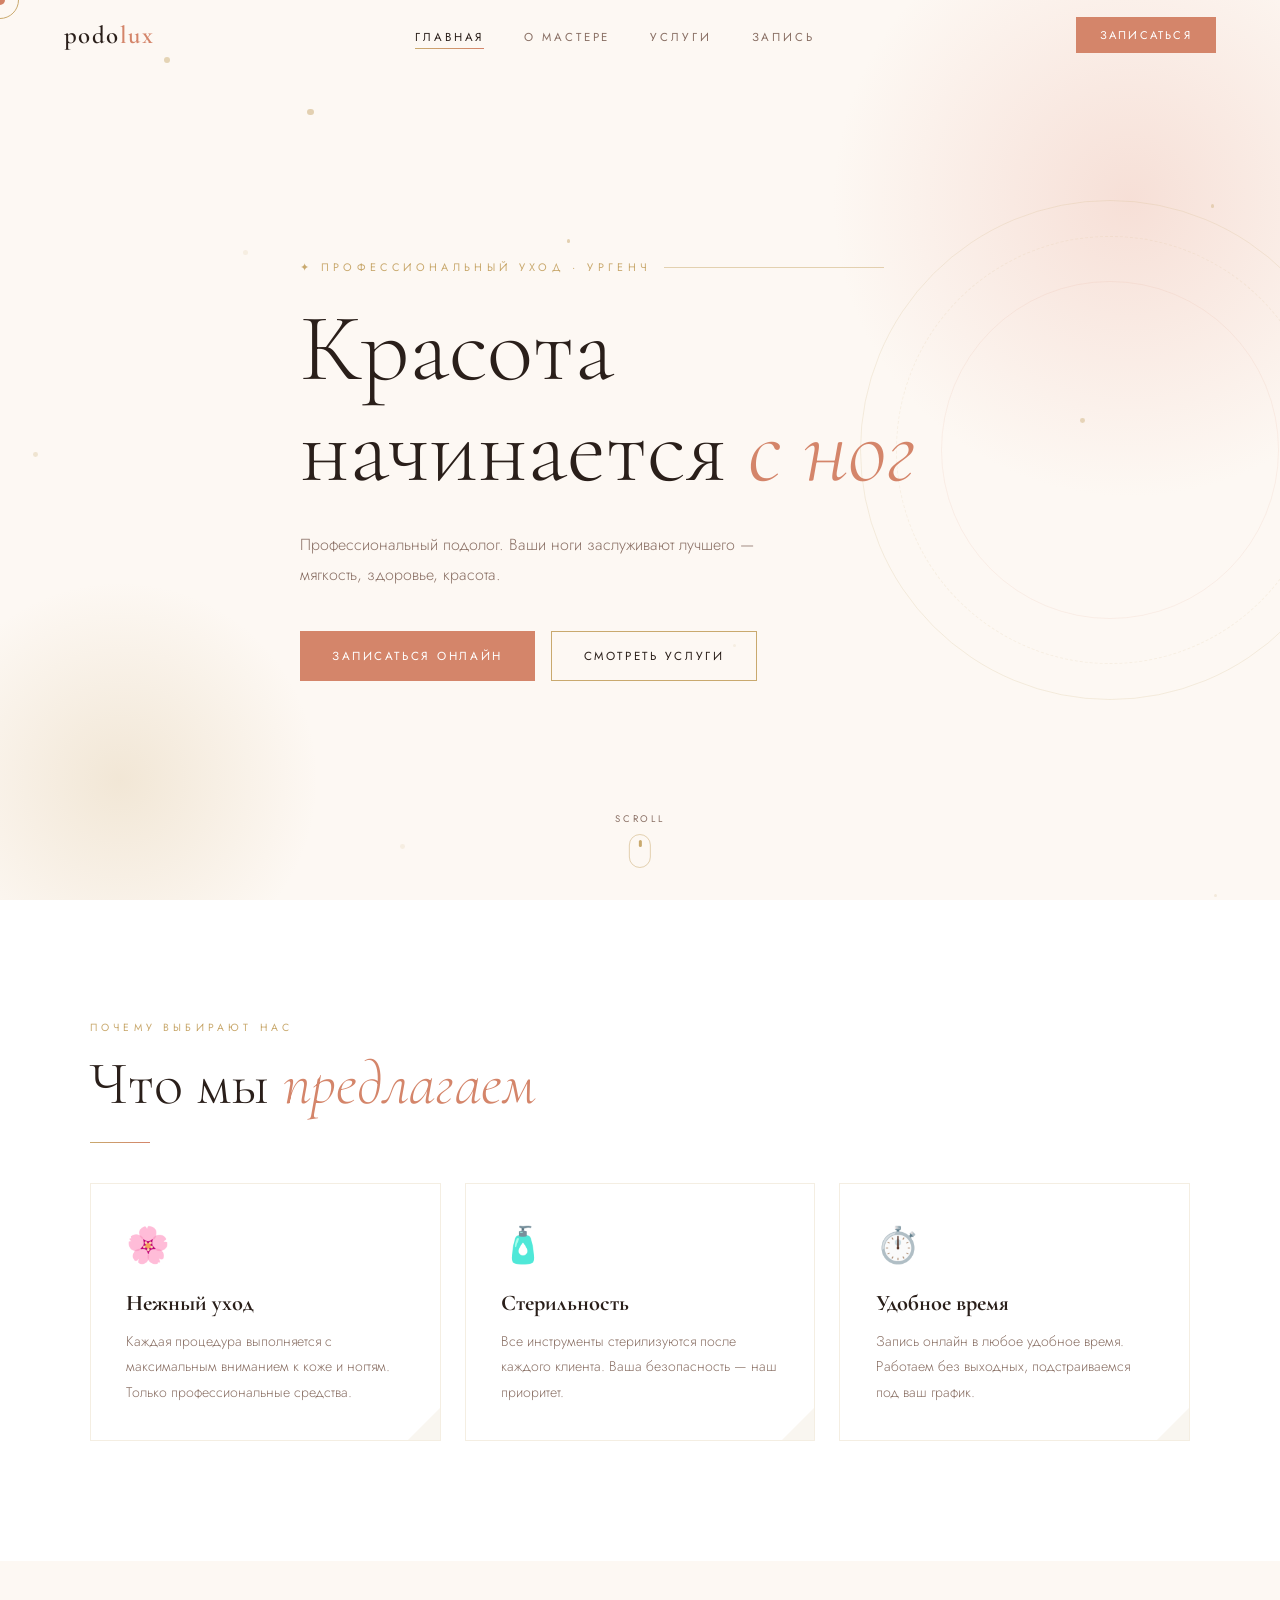
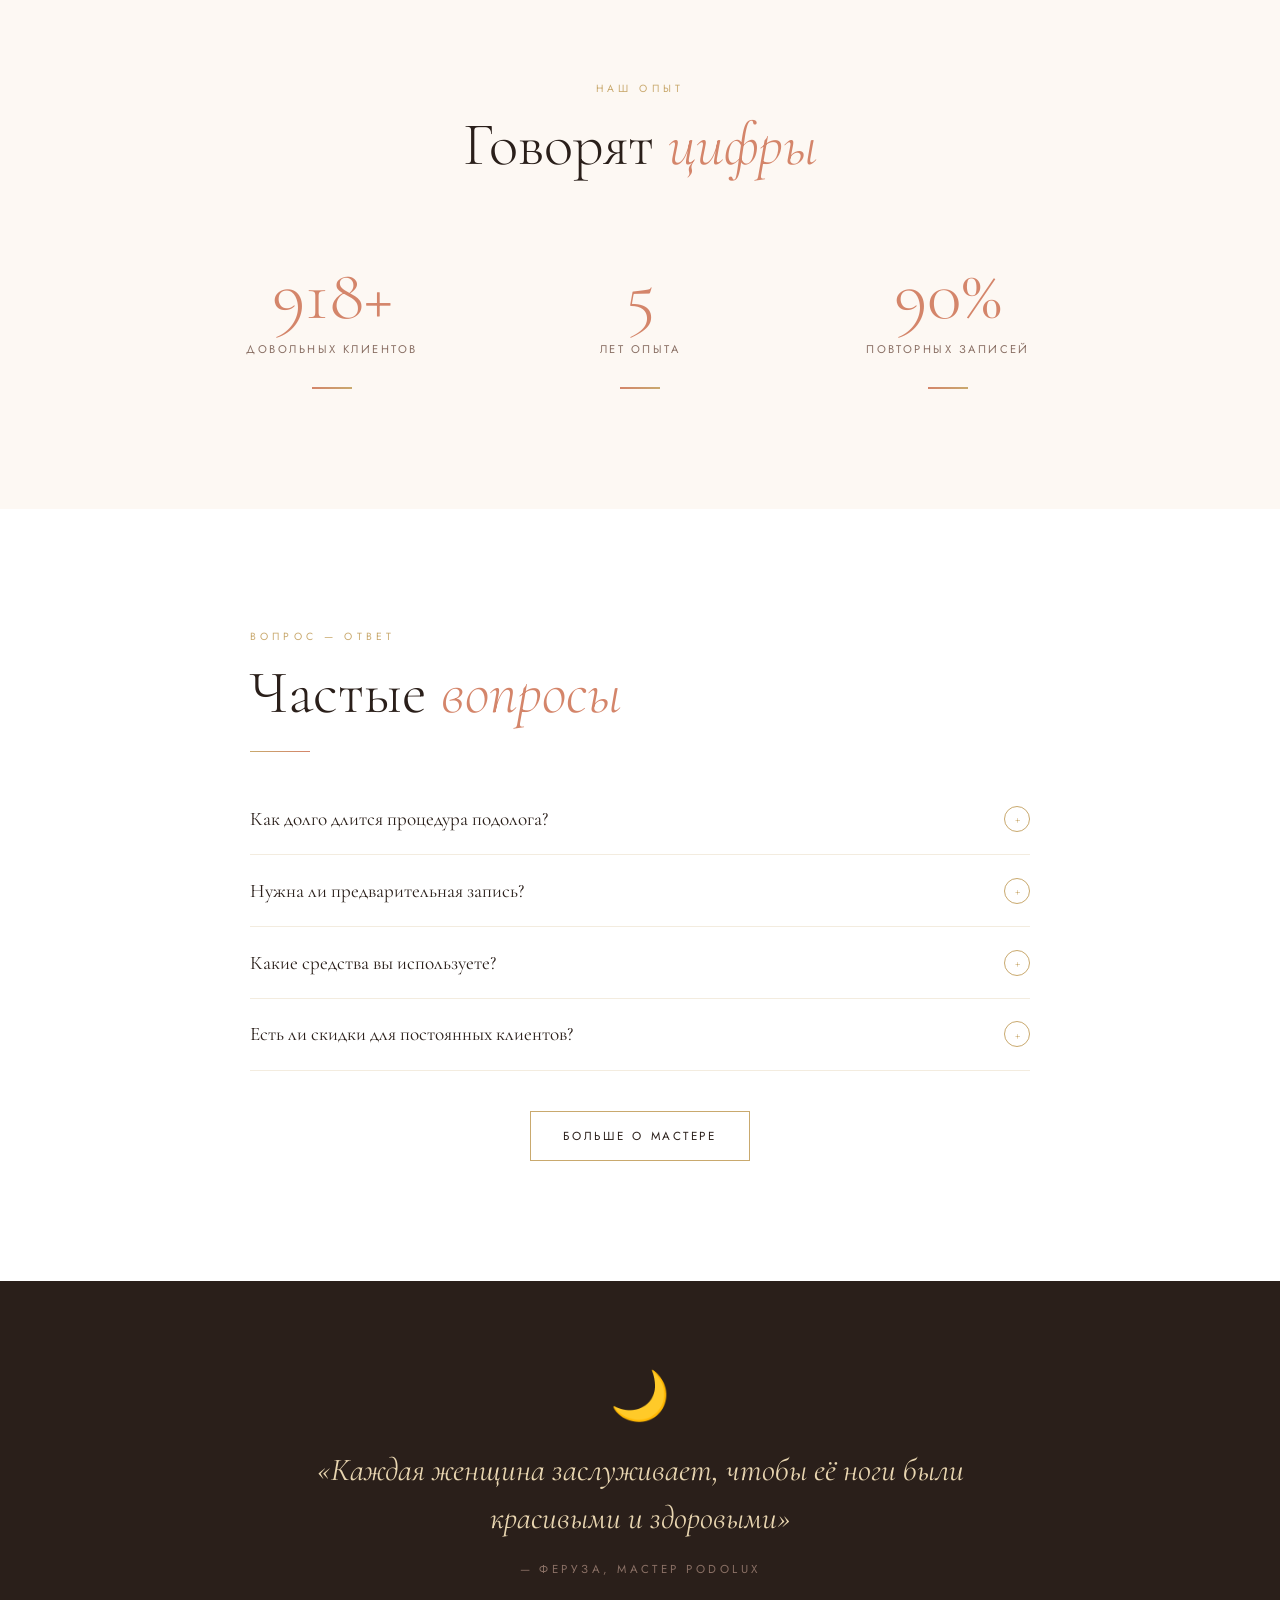
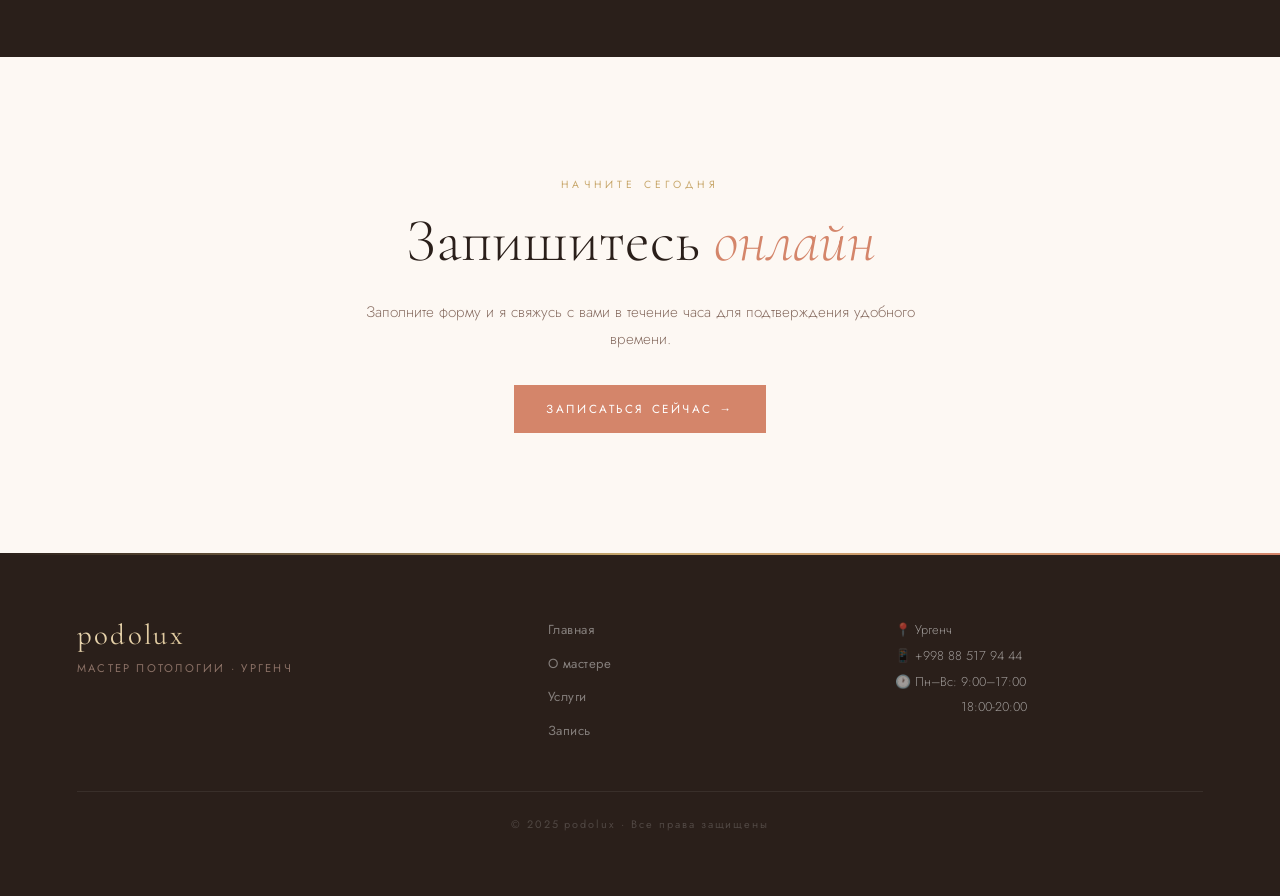
<file: index.html>
<!DOCTYPE html>
<html lang="ru">

<head>
    <meta charset="UTF-8" />
    <meta name="viewport" content="width=device-width, initial-scale=1.0" />
    <title>podolux — Мастер подолога</title>
    <link rel="stylesheet" href="main.css" />
</head>

<body>

    <!-- CURSOR -->
    <div id="cursor"></div>
    <div id="cursor-ring"></div>

    <!-- LOADER -->
    <div id="loader">
        <div class="loader-logo">podolux</div>
        <div class="loader-line"></div>
        <div class="loader-sub">Мастер по уходу за ногами</div>
    </div>

    <!-- NAV -->
    <nav>
        <a href="index.html" class="nav-logo">podo<span>lux</span></a>
        <ul class="nav-links">
            <li><a href="index.html">Главная</a></li>
            <li><a href="about.html">О мастере</a></li>
            <li><a href="services.html">Услуги</a></li>
            <li><a href="booking.html">Запись</a></li>
        </ul>
        <a href="booking.html" class="nav-book"><span class="nb-text">Записаться</span></a>
        <button class="nav-burger" aria-label="Меню"><span></span><span></span><span></span></button>
    </nav>

    <!-- HERO -->
    <section class="hero">
        <div class="hero-bg"></div>
        <div class="hero-ornament"></div>

        <div class="hero-content">
            <p class="hero-eyebrow">✦ Профессиональный уход · Ургенч</p>
            <h1 class="hero-title">
                Красота<br>
                начинается <em>с ног</em>
            </h1>
            <p class="hero-text">
                Профессиональный подолог.
                Ваши ноги заслуживают лучшего — мягкость, здоровье, красота.
            </p>
            <div class="btn-group">
                <a href="booking.html" class="btn-primary"><span>Записаться онлайн</span></a>
                <a href="services.html" class="btn-outline">Смотреть услуги</a>
            </div>
        </div>

        <div class="scroll-indicator">
            <span>Scroll</span>
            <div class="scroll-mouse"></div>
        </div>
    </section>

    <!-- INTRO CARDS -->
    <section style="background:var(--white);">
        <div style="max-width:1100px;margin:0 auto;">
            <p class="section-label reveal">Почему выбирают нас</p>
            <h2 class="section-title reveal">Что мы <em>предлагаем</em></h2>
            <div class="section-line reveal"></div>

            <div class="grid-3" style="margin-top:2.5rem;">
                <div class="card reveal reveal-delay-1">
                    <span class="card-icon">🌸</span>
                    <h3 class="card-title">Нежный уход</h3>
                    <p class="card-text">Каждая процедура выполняется с максимальным вниманием к коже и ногтям. Только
                        профессиональные средства.</p>
                </div>
                <div class="card reveal reveal-delay-2">
                    <span class="card-icon">🧴</span>
                    <h3 class="card-title">Стерильность</h3>
                    <p class="card-text">Все инструменты стерилизуются после каждого клиента. Ваша безопасность — наш
                        приоритет.</p>
                </div>
                <div class="card reveal reveal-delay-3">
                    <span class="card-icon">⏱️</span>
                    <h3 class="card-title">Удобное время</h3>
                    <p class="card-text">Запись онлайн в любое удобное время. Работаем без выходных, подстраиваемся под
                        ваш график.</p>
                </div>
            </div>
        </div>
    </section>

    <!-- NUMBERS -->
    <section style="background:var(--cream);">
        <div style="max-width:900px;margin:0 auto;text-align:center;">
            <p class="section-label reveal">Наш опыт</p>
            <h2 class="section-title reveal" style="margin-bottom:3rem;">Говорят <em>цифры</em></h2>
            <div class="grid-3">
                <div class="stat-block reveal reveal-delay-1">
                    <div class="stat-num"><span data-count="999">0</span>+</div>
                    <div class="stat-label">Довольных клиентов</div>
                </div>
                <div class="stat-block reveal reveal-delay-2">
                    <div class="stat-num"><span data-count="6">0</span></div>
                    <div class="stat-label">Лет опыта</div>
                </div>
                <div class="stat-block reveal reveal-delay-3">
                    <div class="stat-num"><span data-count="98">0</span>%</div>
                    <div class="stat-label">Повторных записей</div>
                </div>
            </div>
        </div>
    </section>

    <!-- FAQ PREVIEW -->
    <section style="background:var(--white);">
        <div style="max-width:780px;margin:0 auto;">
            <p class="section-label reveal">Вопрос — ответ</p>
            <h2 class="section-title reveal">Частые <em>вопросы</em></h2>
            <div class="section-line reveal"></div>

            <div style="margin-top:2rem;">
                <div class="faq-item reveal">
                    <button class="faq-question">
                        Как долго длится процедура подолога?
                        <span class="faq-arrow">+</span>
                    </button>
                    <div class="faq-answer">
                        Стандартный подолог занимает от 10 до 30 минут. Аппаратный подолог — около 60 минут. Точное
                        время зависит от состояния кожи и ногтей и согласовывается при записи.
                    </div>
                </div>

                <div class="faq-item reveal reveal-delay-1">
                    <button class="faq-question">
                        Нужна ли предварительная запись?
                        <span class="faq-arrow">+</span>
                    </button>
                    <div class="faq-answer">
                        Да, предварительная запись обязательна — чтобы я могла выделить для вас достаточно времени.
                        Записаться можно онлайн через форму на сайте, или написать мне в Instagram.
                    </div>
                </div>

                <div class="faq-item reveal reveal-delay-2">
                    <button class="faq-question">
                        Какие средства вы используете?
                        <span class="faq-arrow">+</span>
                    </button>
                    <div class="faq-answer">
                        Использую только профессиональные средства брендов Sally Hansen, OPI, Essie и российских марок.
                        Все средства гипоаллергенные, без вредных компонентов.
                    </div>
                </div>

                <div class="faq-item reveal reveal-delay-3">
                    <button class="faq-question">
                        Есть ли скидки для постоянных клиентов?
                        <span class="faq-arrow">+</span>
                    </button>
                    <div class="faq-answer">
                        Да! После 5-й процедуры вы получаете карту постоянного клиента со скидкой 10% на все услуги.
                        Также действуют сезонные акции — следите за обновлениями.
                    </div>
                </div>
            </div>

            <div style="text-align:center;margin-top:2.5rem;" class="reveal">
                <a href="about.html" class="btn-outline">Больше о мастере</a>
            </div>
        </div>
    </section>

    <!-- QUOTE -->
    <section style="background:var(--dark);padding:5rem 4vw;">
        <div style="max-width:700px;margin:0 auto;text-align:center;" class="reveal">
            <p style="font-size:3rem;margin-bottom:1rem;">🌙</p>
            <p
                style="font-family:'Cormorant Garamond',serif;font-size:clamp(1.4rem,3vw,2rem);font-style:italic;color:var(--gold-light);line-height:1.5;margin-bottom:1.2rem;">
                «Каждая женщина заслуживает, чтобы её ноги были красивыми и здоровыми»
            </p>
            <p style="font-size:0.72rem;letter-spacing:0.3em;text-transform:uppercase;color:var(--muted);">— Феруза,
                мастер podolux</p>
        </div>
    </section>

    <!-- CTA -->
    <section style="background:var(--cream);text-align:center;">
        <div style="max-width:600px;margin:0 auto;" class="reveal">
            <p class="section-label">Начните сегодня</p>
            <h2 class="section-title">Запишитесь <em>онлайн</em></h2>
            <p style="font-size:0.95rem;font-weight:300;color:var(--muted);line-height:1.8;margin-bottom:2rem;">
                Заполните форму и я свяжусь с вами в течение часа для подтверждения удобного времени.
            </p>
            <a href="booking.html" class="btn-primary"><span>Записаться сейчас →</span></a>
        </div>
    </section>

    <!-- FOOTER -->
    <footer>
        <div>
            <div class="footer-brand">podolux</div>
            <div class="footer-tagline">Мастер потологии · Ургенч</div>
        </div>
        <ul class="footer-links">
            <li><a href="index.html">Главная</a></li>
            <li><a href="about.html">О мастере</a></li>
            <li><a href="services.html">Услуги</a></li>
            <li><a href="booking.html">Запись</a></li>
        </ul>
        <div>
            <p style="font-size:0.8rem;color:rgba(255,255,255,0.55);line-height:2;font-weight:300;">
                📍 Ургенч<br>📱 +998 88 517 94 44<br>
            </p>
            <p style="font-size:0.8rem;color:rgba(255,255,255,0.55);line-height:2;font-weight:300;">
                🕐 Пн–Вс: 9:00–17:00 <br> <span class="span"">18:00-20:00</span>
            </p>
        </div>
        <div class=" footer-bottom">© 2025 podolux · Все права защищены
        </div>
    </footer>

    <script src="app.js"></script>
</body>

</html>
</file>
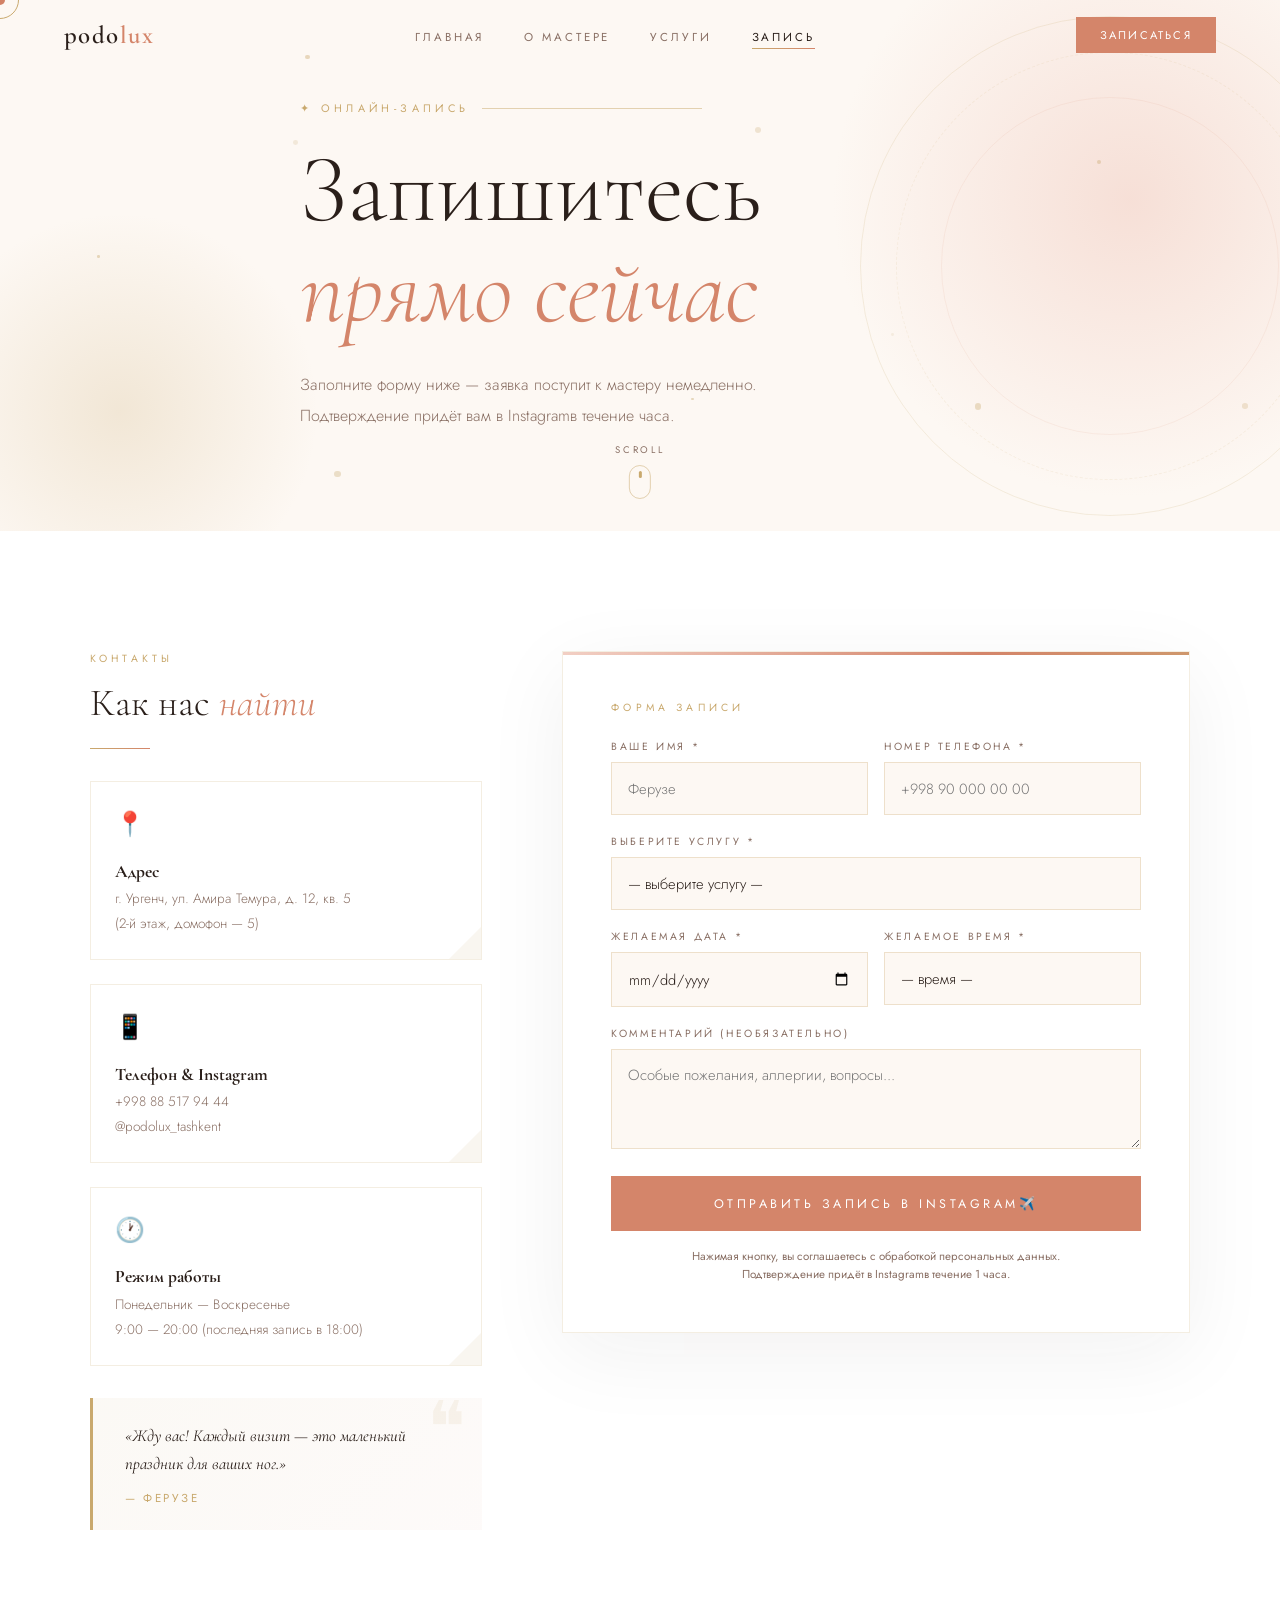
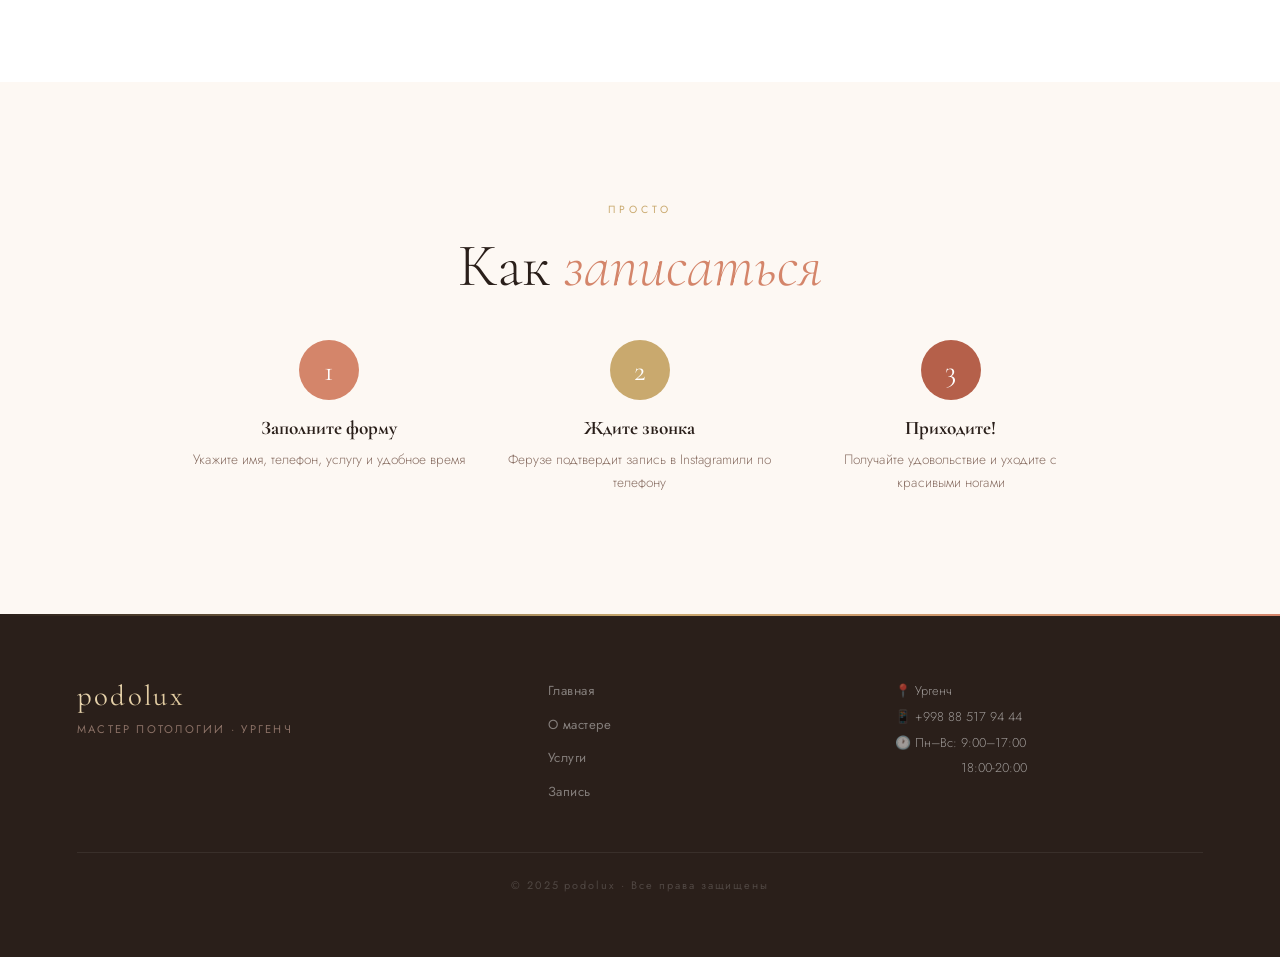
<file: booking.html>
<!DOCTYPE html>
<html lang="ru">

<head>
    <meta charset="UTF-8" />
    <meta name="viewport" content="width=device-width, initial-scale=1.0" />
    <title>Запись — podolux</title>
    <link rel="stylesheet" href="main.css" />
</head>

<body>

    <div id="cursor"></div>
    <div id="cursor-ring"></div>

    <div id="loader">
        <div class="loader-logo">podolux</div>
        <div class="loader-line"></div>
        <div class="loader-sub">Запись онлайн</div>
    </div>

    <nav>
        <a href="index.html" class="nav-logo">podo<span>lux</span></a>
        <ul class="nav-links">
            <li><a href="index.html">Главная</a></li>
            <li><a href="about.html">О мастере</a></li>
            <li><a href="services.html">Услуги</a></li>
            <li><a href="booking.html">Запись</a></li>
        </ul>
        <a href="booking.html" class="nav-book"><span class="nb-text">Записаться</span></a>
        <button class="nav-burger" aria-label="Меню"><span></span><span></span><span></span></button>
    </nav>

    <!-- HERO -->
    <section class="hero" style="min-height:55vh;">
        <div class="hero-bg"></div>
        <div class="hero-ornament"></div>
        <div class="hero-content">
            <p class="hero-eyebrow">✦ Онлайн-запись</p>
            <h1 class="hero-title">
                Запишитесь<br>
                <em>прямо сейчас</em>
            </h1>
            <p class="hero-text">
                Заполните форму ниже — заявка поступит к мастеру немедленно. Подтверждение придёт вам в Instagramв
                течение часа.
            </p>
        </div>

        <div class="scroll-indicator">
            <span>Scroll</span>
            <div class="scroll-mouse"></div>
        </div>
    </section>

    <!-- FORM SECTION -->
    <section style="background:var(--white);">
        <div
            style="max-width:1100px;margin:0 auto;display:grid;grid-template-columns:1fr 1.6fr;gap:5rem;align-items:start;">

            <!-- LEFT INFO -->
            <div>
                <p class="section-label reveal">Контакты</p>
                <h2 class="section-title reveal" style="font-size:clamp(1.8rem,3vw,2.5rem);">Как нас <em>найти</em></h2>
                <div class="section-line reveal"></div>

                <div style="margin-top:2rem;display:flex;flex-direction:column;gap:1.5rem;">
                    <div class="card reveal reveal-delay-1" style="padding:1.5rem;">
                        <span class="card-icon" style="font-size:1.5rem;">📍</span>
                        <h3 class="card-title" style="font-size:1.1rem;margin-bottom:0.3rem;">Адрес</h3>
                        <p class="card-text" style="font-size:0.85rem;">г. Ургенч, ул. Амира Темура, д. 12, кв.
                            5<br>(2-й этаж, домофон — 5)</p>
                    </div>

                    <div class="card reveal reveal-delay-2" style="padding:1.5rem;">
                        <span class="card-icon" style="font-size:1.5rem;">📱</span>
                        <h3 class="card-title" style="font-size:1.1rem;margin-bottom:0.3rem;">Телефон & Instagram</h3>
                        <p class="card-text" style="font-size:0.85rem;">+998 88 517 94 44<br>@podolux_tashkent</p>
                    </div>

                    <div class="card reveal reveal-delay-3" style="padding:1.5rem;">
                        <span class="card-icon" style="font-size:1.5rem;">🕐</span>
                        <h3 class="card-title" style="font-size:1.1rem;margin-bottom:0.3rem;">Режим работы</h3>
                        <p class="card-text" style="font-size:0.85rem;">Понедельник — Воскресенье<br>9:00 — 20:00
                            (последняя запись в 18:00)</p>
                    </div>
                </div>

                <div class="quote-block reveal" style="margin-top:2rem;">
                    <p class="quote-text" style="font-size:1.05rem;">«Жду вас! Каждый визит — это маленький праздник для
                        ваших ног.»</p>
                    <p class="quote-author">— Ферузе</p>
                </div>
            </div>

            <!-- BOOKING FORM -->
            <div class="reveal reveal-delay-1" style="margin-top:0;">
                <div class="booking-wrapper" id="bookingForm">

                    <div class="form-fields">
                        <p class="section-label" style="margin-bottom:1.5rem;">Форма записи</p>

                        <div class="form-row">
                            <div class="form-group">
                                <label class="form-label" for="name">Ваше имя *</label>
                                <input class="form-input" type="text" id="name" name="name" placeholder="Ферузе"
                                    required />
                            </div>
                            <div class="form-group">
                                <label class="form-label" for="phone">Номер телефона *</label>
                                <input class="form-input" type="tel" id="phone" name="phone"
                                    placeholder="+998 90 000 00 00" required />
                            </div>
                        </div>

                        <div class="form-group">
                            <label class="form-label" for="service">Выберите услугу *</label>
                            <select class="form-select" id="service" name="service" required>
                                <option value="" disabled selected>— выберите услугу —</option>
                                <optgroup label="🦶 Педикюр">
                                    <option value="Классический педикюр — 80 000 сум">Классический педикюр — 80 000 сум
                                    </option>
                                    <option value="Аппаратный педикюр — 100 000 сум">Аппаратный педикюр — 100 000 сум
                                    </option>
                                    <option value="SPA-педикюр — 150 000 сум">SPA-педикюр — 150 000 сум</option>
                                    <option value="Лечебный педикюр — 120 000 сум">Лечебный педикюр — 120 000 сум
                                    </option>
                                    <option value="Педикюр + Гель-лак — 130 000 сум">Педикюр + Гель-лак — 130 000 сум
                                    </option>
                                    <option value="Детский педикюр — 60 000 сум">Детский педикюр — 60 000 сум</option>
                                </optgroup>
                                <optgroup label="✨ Дополнительно">
                                    <option value="Парафинотерапия рук — 35 000 сум">Парафинотерапия рук — 35 000 сум
                                    </option>
                                    <option value="Парафинотерапия ног — 40 000 сум">Парафинотерапия ног — 40 000 сум
                                    </option>
                                    <option value="Массаж стоп — 50 000 сум">Массаж стоп — 50 000 сум</option>
                                </optgroup>
                            </select>
                        </div>

                        <div class="form-row">
                            <div class="form-group">
                                <label class="form-label" for="date">Желаемая дата *</label>
                                <input class="form-input" type="date" id="date" name="date" required />
                            </div>
                            <div class="form-group">
                                <label class="form-label" for="time">Желаемое время *</label>
                                <select class="form-select" id="time" name="time" required>
                                    <option value="" disabled selected>— время —</option>
                                    <option>09:00</option>
                                    <option>10:00</option>
                                    <option>11:00</option>
                                    <option>12:00</option>
                                    <option>13:00</option>
                                    <option>14:00</option>
                                    <option>15:00</option>
                                    <option>16:00</option>
                                    <option>17:00</option>
                                    <option>18:00</option>
                                </select>
                            </div>
                        </div>

                        <div class="form-group">
                            <label class="form-label" for="comment">Комментарий (необязательно)</label>
                            <textarea class="form-textarea" id="comment" name="comment"
                                placeholder="Особые пожелания, аллергии, вопросы..."></textarea>
                        </div>

                        <button type="button" class="form-submit" onclick="handleBooking()">
                            <span>Отправить запись в Instagram✈️</span>
                        </button>

                        <p
                            style="font-size:0.72rem;color:var(--muted);text-align:center;margin-top:1rem;line-height:1.6;">
                            Нажимая кнопку, вы соглашаетесь с обработкой персональных данных.<br>
                            Подтверждение придёт в Instagramв течение 1 часа.
                        </p>
                    </div>

                    <!-- SUCCESS -->
                    <div class="form-success">
                        <div class="success-icon">💅</div>
                        <h3 class="success-title">Заявка отправлена!</h3>
                        <p class="success-text">
                            Ваша запись отправлена в Instagramмастера.<br>
                            Ферузе свяжется с вами в течение часа для подтверждения.
                        </p>
                        <p style="font-size:0.8rem;color:var(--gold);letter-spacing:0.15em;text-transform:uppercase;">
                            Спасибо, что выбрали podolux ✨</p>
                        <a href="index.html" class="btn-outline" style="margin-top:1rem;">На главную</a>
                    </div>

                </div>
            </div>
        </div>
    </section>

    <!-- HOW IT WORKS -->
    <section style="background:var(--cream);">
        <div style="max-width:900px;margin:0 auto;text-align:center;">
            <p class="section-label reveal">Просто</p>
            <h2 class="section-title reveal">Как <em>записаться</em></h2>
            <div
                style="margin-top:2.5rem;display:grid;grid-template-columns:repeat(auto-fit,minmax(200px,1fr));gap:2rem;">

                <div class="reveal reveal-delay-1" style="text-align:center;">
                    <div
                        style="width:60px;height:60px;border-radius:50%;background:var(--rose);color:white;display:flex;align-items:center;justify-content:center;font-family:'Cormorant Garamond',serif;font-size:1.8rem;margin:0 auto 1rem;">
                        1</div>
                    <h3
                        style="font-family:'Cormorant Garamond',serif;font-size:1.2rem;color:var(--dark);margin-bottom:0.5rem;">
                        Заполните форму</h3>
                    <p style="font-size:0.85rem;font-weight:300;color:var(--muted);line-height:1.7;">Укажите имя,
                        телефон, услугу и удобное время</p>
                </div>

                <div class="reveal reveal-delay-2" style="text-align:center;">
                    <div
                        style="width:60px;height:60px;border-radius:50%;background:var(--gold);color:white;display:flex;align-items:center;justify-content:center;font-family:'Cormorant Garamond',serif;font-size:1.8rem;margin:0 auto 1rem;">
                        2</div>
                    <h3
                        style="font-family:'Cormorant Garamond',serif;font-size:1.2rem;color:var(--dark);margin-bottom:0.5rem;">
                        Ждите звонка</h3>
                    <p style="font-size:0.85rem;font-weight:300;color:var(--muted);line-height:1.7;">Ферузе подтвердит
                        запись в Instagramили по телефону</p>
                </div>

                <div class="reveal reveal-delay-3" style="text-align:center;">
                    <div
                        style="width:60px;height:60px;border-radius:50%;background:var(--deep-rose);color:white;display:flex;align-items:center;justify-content:center;font-family:'Cormorant Garamond',serif;font-size:1.8rem;margin:0 auto 1rem;">
                        3</div>
                    <h3
                        style="font-family:'Cormorant Garamond',serif;font-size:1.2rem;color:var(--dark);margin-bottom:0.5rem;">
                        Приходите!</h3>
                    <p style="font-size:0.85rem;font-weight:300;color:var(--muted);line-height:1.7;">Получайте
                        удовольствие и уходите с красивыми ногами</p>
                </div>

            </div>
        </div>
    </section>

    <footer>
        <div>
            <div class="footer-brand">podolux</div>
            <div class="footer-tagline">Мастер потологии · Ургенч</div>
        </div>
        <ul class="footer-links">
            <li><a href="index.html">Главная</a></li>
            <li><a href="about.html">О мастере</a></li>
            <li><a href="services.html">Услуги</a></li>
            <li><a href="booking.html">Запись</a></li>
        </ul>
        <div>
            <p style="font-size:0.8rem;color:rgba(255,255,255,0.55);line-height:2;font-weight:300;">
                📍 Ургенч<br>📱 +998 88 517 94 44<br>
            </p>
            <p style="font-size:0.8rem;color:rgba(255,255,255,0.55);line-height:2;font-weight:300;">
                🕐 Пн–Вс: 9:00–17:00 <br> <span class="span"">18:00-20:00</span>
            </p>
        </div>
        <div class=" footer-bottom">© 2025 podolux · Все права защищены
        </div>
    </footer>

    <script src="app.js"></script>
    <script>
        // Set min date to today
        const dateInput = document.getElementById('date');
        if (dateInput) {
            const today = new Date().toISOString().split('T')[0];
            dateInput.setAttribute('min', today);
        }

        async function handleBooking() {
            const name = document.getElementById('name').value.trim();
            const phone = document.getElementById('phone').value.trim();
            const service = document.getElementById('service').value;
            const date = document.getElementById('date').value;
            const time = document.getElementById('time').value;
            const comment = document.getElementById('comment').value.trim();
            const btn = document.querySelector('.form-submit span');

            if (!name || !phone || !service || !date || !time) {
                // Shake required fields
                document.querySelectorAll('.form-input, .form-select').forEach(el => {
                    if (!el.value) {
                        el.style.borderColor = 'var(--rose)';
                        el.style.animation = 'shake 0.4s ease';
                        setTimeout(() => { el.style.animation = ''; }, 500);
                    }
                });
                // Add shake keyframes once
                if (!document.getElementById('shakeStyle')) {
                    const s = document.createElement('style');
                    s.id = 'shakeStyle';
                    s.textContent = '@keyframes shake{0%,100%{transform:translateX(0)}25%{transform:translateX(-6px)}75%{transform:translateX(6px)}}';
                    document.head.appendChild(s);
                }
                return;
            }

            btn.textContent = '⏳ Отправка...';

            // ══ ЗАМЕНИТЕ ЭТИ ДАННЫЕ ══
            const BOT_TOKEN = '8788025969:AAGAqvIWGNxeMIpV1HRjgW8Vrkt0d1MYiFk';   // токен вашего Instagramбота
            const CHAT_ID = '7017966153';     // chat_id вашего аккаунта или группы

            const msg = `
💅 <b>Новая запись — podolux</b>

👤 <b>Имя:</b> ${name}
📞 <b>Телефон:</b> ${phone}
✨ <b>Услуга:</b> ${service}
📅 <b>Дата:</b> ${date}
⏰ <b>Время:</b> ${time}
💬 <b>Комментарий:</b> ${comment || 'не указан'}

🔔 Свяжитесь с клиентом для подтверждения!
    `.trim();

            try {
                const res = await fetch(`https://api.telegram.org/bot${BOT_TOKEN}/sendMessage`, {
                    method: 'POST',
                    headers: { 'Content-Type': 'application/json' },
                    body: JSON.stringify({ chat_id: CHAT_ID, text: msg, parse_mode: 'HTML' })
                });
                const json = await res.json();
                if (json.ok || BOT_TOKEN === 'YOUR_BOT_TOKEN') {
                    showSuccess();
                } else {
                    btn.textContent = '❌ Ошибка. Попробуйте снова';
                    setTimeout(() => { btn.textContent = 'Отправить запись в Instagram✈️'; }, 3000);
                }
            } catch {
                // Demo mode — show success anyway
                showSuccess();
            }
        }

        function showSuccess() {
            document.querySelector('.form-fields').style.display = 'none';
            document.querySelector('.form-success').classList.add('show');
            window.scrollTo({ top: document.querySelector('.booking-wrapper').offsetTop - 80, behavior: 'smooth' });
        }

        // Remove red border on input
        document.querySelectorAll('.form-input, .form-select').forEach(el => {
            el.addEventListener('input', () => el.style.borderColor = '');
        });
    </script>
</body>

</html>
</file>
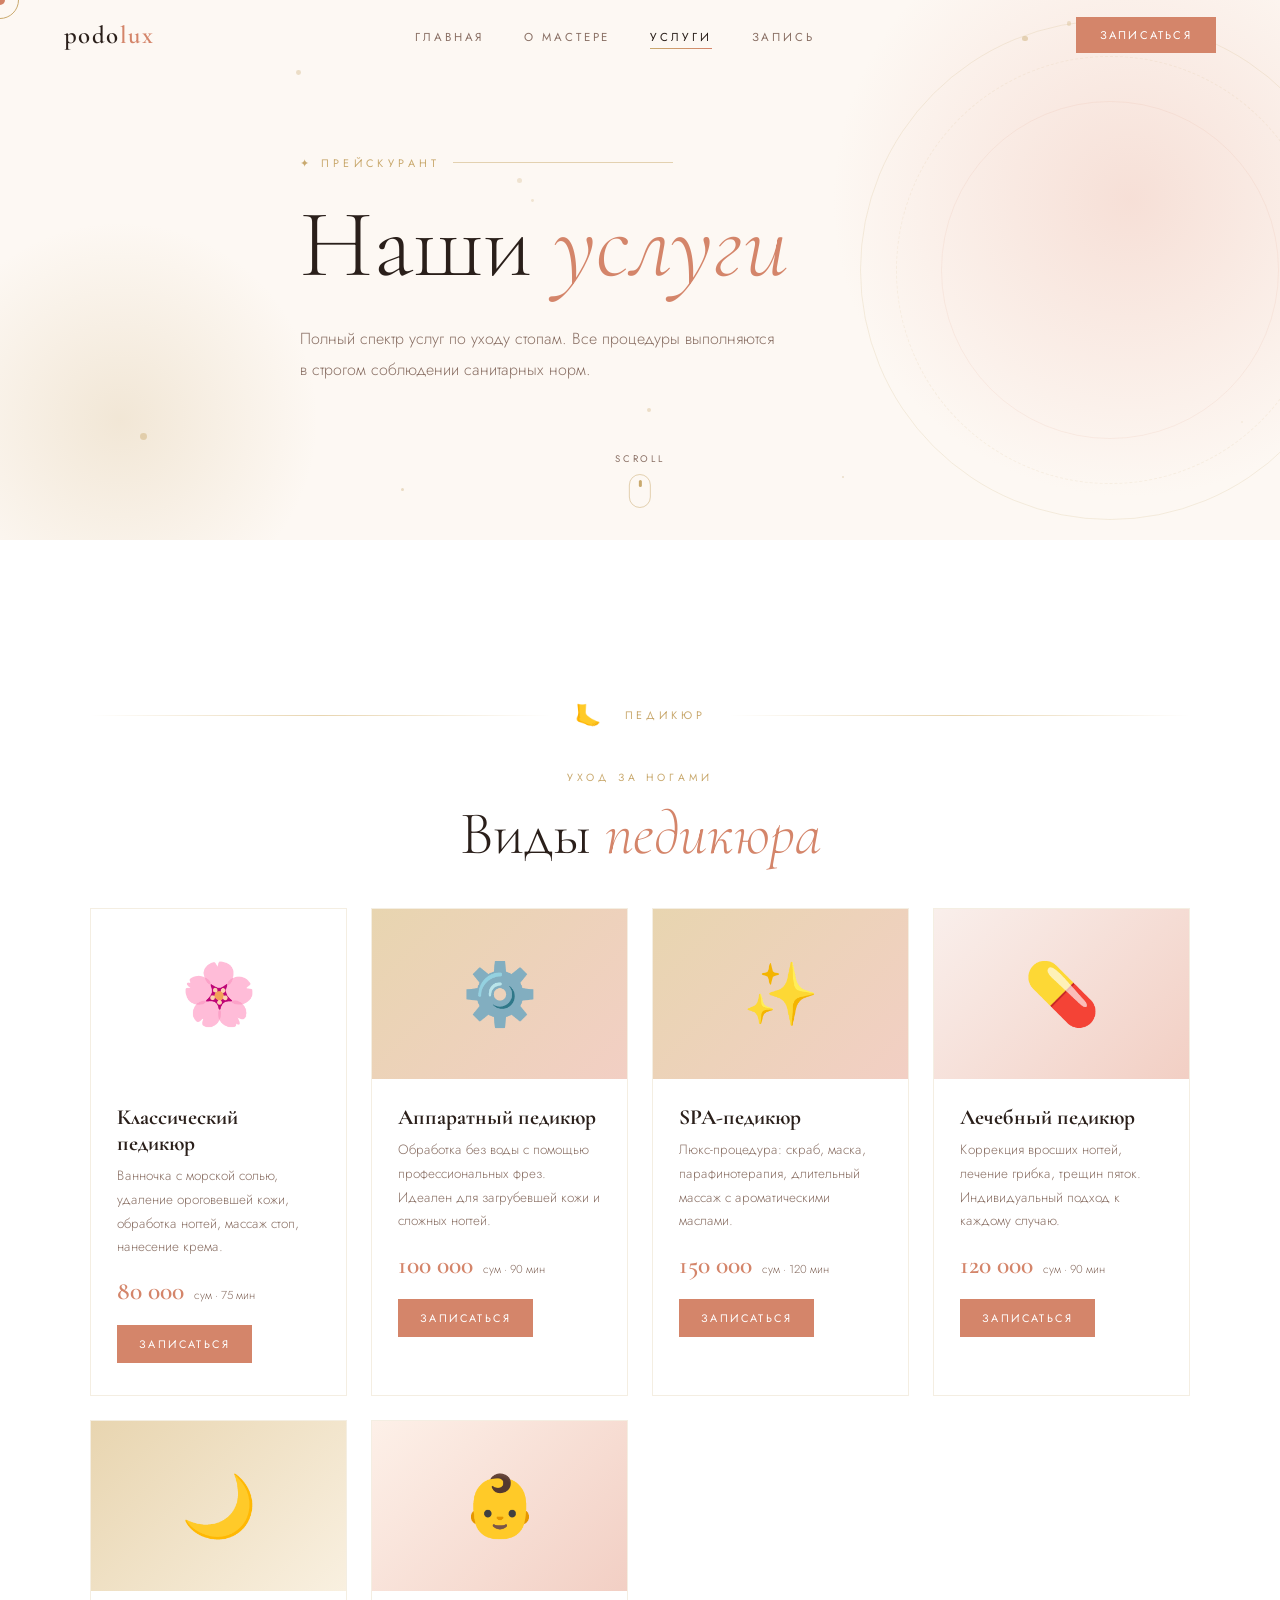
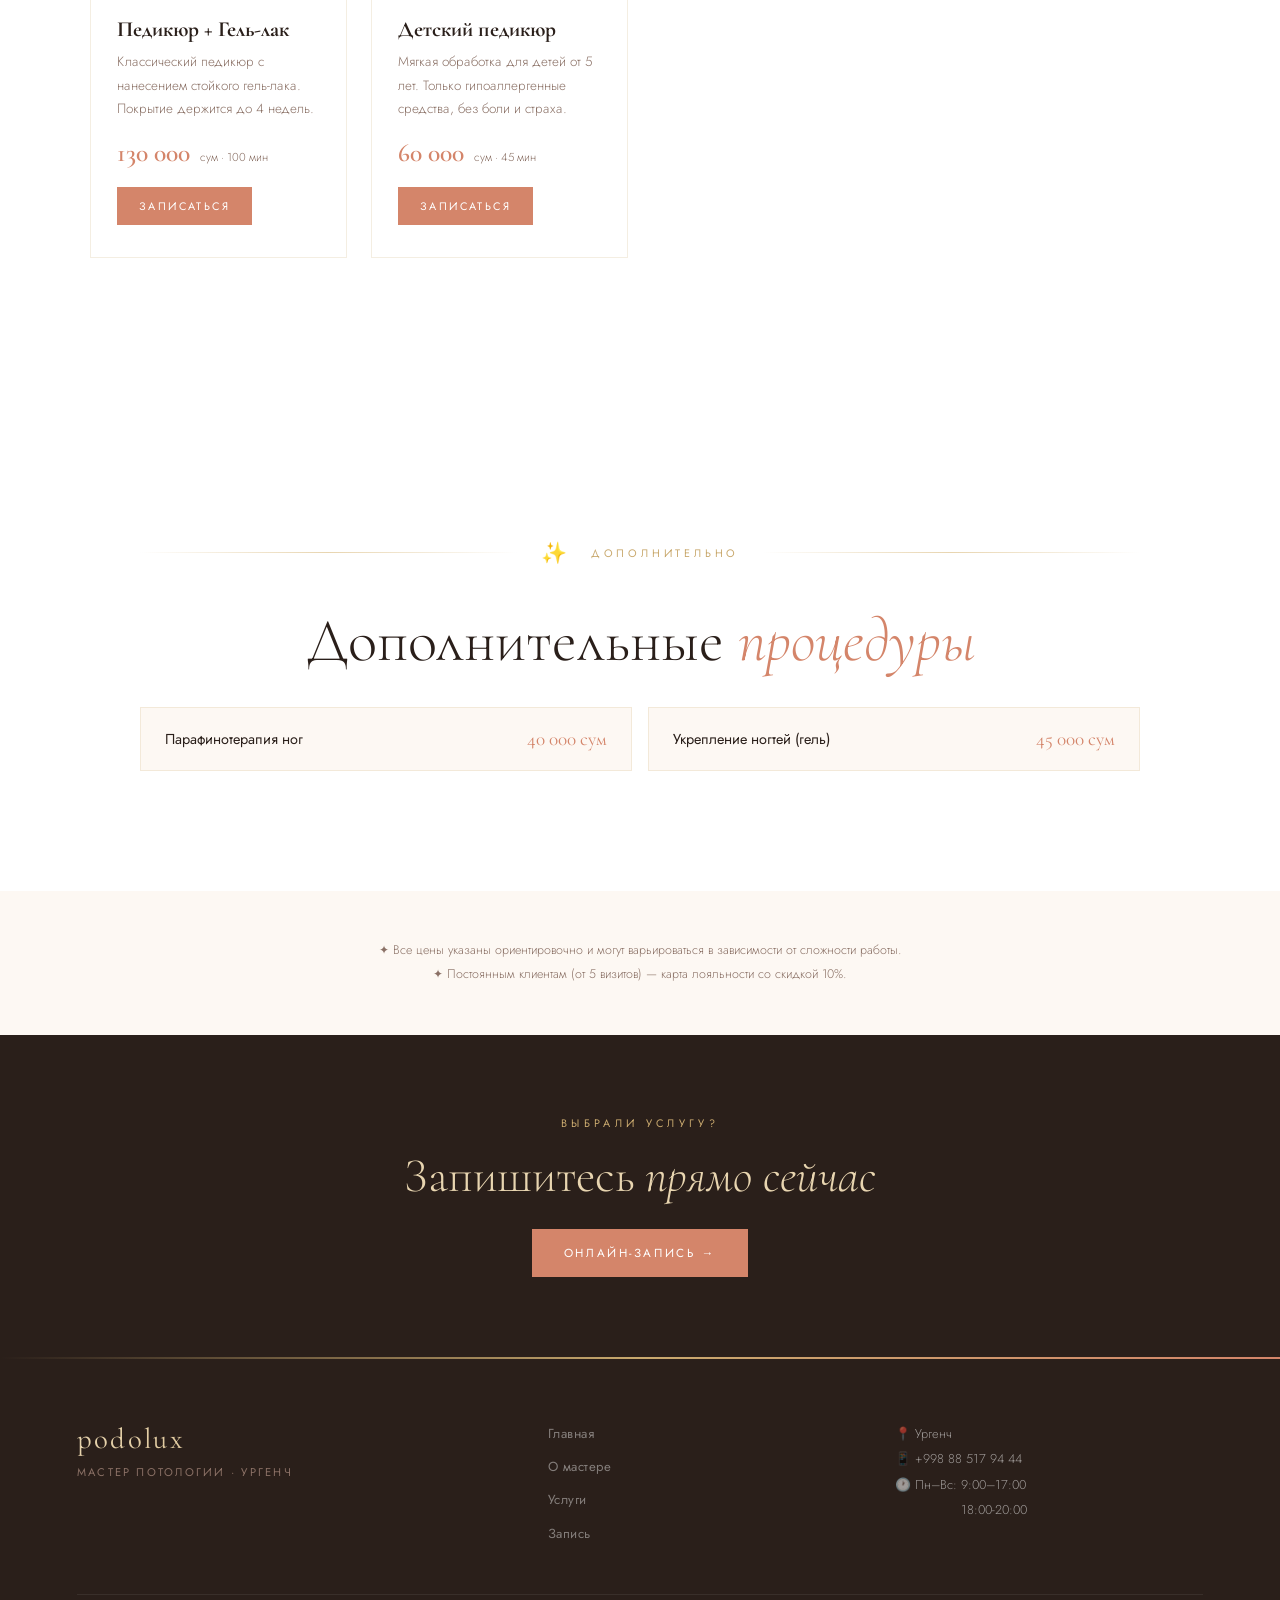
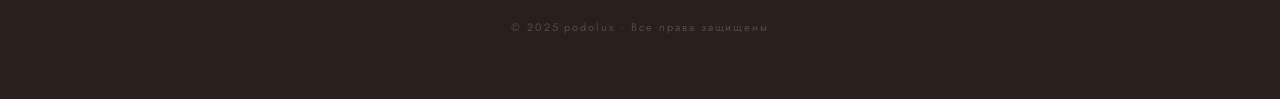
<file: services.html>
<!DOCTYPE html>
<html lang="ru">

<head>
    <meta charset="UTF-8" />
    <meta name="viewport" content="width=device-width, initial-scale=1.0" />
    <title>Услуги — podolux</title>
    <link rel="stylesheet" href="main.css" />
</head>

<body>

    <div id="cursor"></div>
    <div id="cursor-ring"></div>

    <div id="loader">
        <div class="loader-logo">podolux</div>
        <div class="loader-line"></div>
        <div class="loader-sub">Услуги</div>
    </div>

    <nav>
        <a href="index.html" class="nav-logo">podo<span>lux</span></a>
        <ul class="nav-links">
            <li><a href="index.html">Главная</a></li>
            <li><a href="about.html">О мастере</a></li>
            <li><a href="services.html">Услуги</a></li>
            <li><a href="booking.html">Запись</a></li>
        </ul>
        <a href="booking.html" class="nav-book"><span class="nb-text">Записаться</span></a>
        <button class="nav-burger" aria-label="Меню"><span></span><span></span><span></span></button>
    </nav>

    <!-- HERO -->
    <section class="hero" style="min-height:60vh;">
        <div class="hero-bg"></div>
        <div class="hero-ornament"></div>
        <div class="hero-content">
            <p class="hero-eyebrow">✦ Прейскурант</p>
            <h1 class="hero-title">
                Наши <em>услуги</em>
            </h1>
            <p class="hero-text">
                Полный спектр услуг по уходу стопам. Все процедуры выполняются в строгом соблюдении
                санитарных норм.
            </p>
        </div>

        <div class="scroll-indicator">
            <span>Scroll</span>
            <div class="scroll-mouse"></div>
        </div>
    </section>

    <!-- PEDICURE SECTION -->
    <section style="background:var(--white);">
        <div style="max-width:1100px;margin:0 auto;">
            <div class="divider reveal">
                <span class="divider-icon">🦶</span>
                <p style="font-size:0.68rem;letter-spacing:0.35em;text-transform:uppercase;color:var(--gold);">Педикюр
                </p>
            </div>

            <p class="section-label reveal" style="text-align:center;">Уход за ногами</p>
            <h2 class="section-title reveal" style="text-align:center;">Виды <em>педикюра</em></h2>

            <div class="grid-3" style="margin-top:2.5rem;">
                <div class="service-card reveal reveal-delay-1">
                    <div class="service-img">🌸</div>
                    <div class="service-body">
                        <h3 class="service-name">Классический педикюр</h3>
                        <p class="service-desc">Ванночка с морской солью, удаление ороговевшей кожи, обработка ногтей,
                            массаж стоп, нанесение крема.</p>
                        <div class="service-price">80 000 <small>сум · 75 мин</small></div>
                        <a href="booking.html" class="btn-primary"
                            style="margin-top:1.2rem;display:inline-block;font-size:0.68rem;padding:0.7rem 1.4rem;">
                            <span>Записаться</span>
                        </a>
                    </div>
                </div>

                <div class="service-card reveal reveal-delay-2">
                    <div class="service-img" style="background:linear-gradient(135deg,var(--gold-light),var(--blush));">
                        ⚙️</div>
                    <div class="service-body">
                        <h3 class="service-name">Аппаратный педикюр</h3>
                        <p class="service-desc">Обработка без воды с помощью профессиональных фрез. Идеален для
                            загрубевшей кожи и сложных ногтей.</p>
                        <div class="service-price">100 000 <small>сум · 90 мин</small></div>
                        <a href="booking.html" class="btn-primary"
                            style="margin-top:1.2rem;display:inline-block;font-size:0.68rem;padding:0.7rem 1.4rem;">
                            <span>Записаться</span>
                        </a>
                    </div>
                </div>

                <div class="service-card reveal reveal-delay-3">
                    <div class="service-img" style="background:linear-gradient(135deg,#e8d5b0,#f2cfc4);">✨</div>
                    <div class="service-body">
                        <h3 class="service-name">SPA-педикюр</h3>
                        <p class="service-desc">Люкс-процедура: скраб, маска, парафинотерапия, длительный массаж с
                            ароматическими маслами.</p>
                        <div class="service-price">150 000 <small>сум · 120 мин</small></div>
                        <a href="booking.html" class="btn-primary"
                            style="margin-top:1.2rem;display:inline-block;font-size:0.68rem;padding:0.7rem 1.4rem;">
                            <span>Записаться</span>
                        </a>
                    </div>
                </div>

                <div class="service-card reveal reveal-delay-1">
                    <div class="service-img" style="background:linear-gradient(135deg,#d4856a22,var(--blush));">💊</div>
                    <div class="service-body">
                        <h3 class="service-name">Лечебный педикюр</h3>
                        <p class="service-desc">Коррекция вросших ногтей, лечение грибка, трещин пяток. Индивидуальный
                            подход к каждому случаю.</p>
                        <div class="service-price">120 000 <small>сум · 90 мин</small></div>
                        <a href="booking.html" class="btn-primary"
                            style="margin-top:1.2rem;display:inline-block;font-size:0.68rem;padding:0.7rem 1.4rem;">
                            <span>Записаться</span>
                        </a>
                    </div>
                </div>

                <div class="service-card reveal reveal-delay-2">
                    <div class="service-img" style="background:linear-gradient(135deg,var(--gold-light),#f9f0e0);">🌙
                    </div>
                    <div class="service-body">
                        <h3 class="service-name">Педикюр + Гель-лак</h3>
                        <p class="service-desc">Классический педикюр с нанесением стойкого гель-лака. Покрытие держится
                            до 4 недель.</p>
                        <div class="service-price">130 000 <small>сум · 100 мин</small></div>
                        <a href="booking.html" class="btn-primary"
                            style="margin-top:1.2rem;display:inline-block;font-size:0.68rem;padding:0.7rem 1.4rem;">
                            <span>Записаться</span>
                        </a>
                    </div>
                </div>

                <div class="service-card reveal reveal-delay-3">
                    <div class="service-img" style="background:linear-gradient(135deg,#fdf0e8,var(--blush));">👶</div>
                    <div class="service-body">
                        <h3 class="service-name">Детский педикюр</h3>
                        <p class="service-desc">Мягкая обработка для детей от 5 лет. Только гипоаллергенные средства,
                            без боли и страха.</p>
                        <div class="service-price">60 000 <small>сум · 45 мин</small></div>
                        <a href="booking.html" class="btn-primary"
                            style="margin-top:1.2rem;display:inline-block;font-size:0.68rem;padding:0.7rem 1.4rem;">
                            <span>Записаться</span>
                        </a>
                    </div>
                </div>
            </div>
        </div>
    </section>

 

    <!-- EXTRA SERVICES -->
    <section style="background:var(--white);">
        <div style="max-width:1000px;margin:0 auto;">
            <div class="divider reveal">
                <span class="divider-icon">✨</span>
                <p style="font-size:0.68rem;letter-spacing:0.35em;text-transform:uppercase;color:var(--gold);">
                    Дополнительно</p>
            </div>

            <h2 class="section-title reveal" style="text-align:center;">Дополнительные <em>процедуры</em></h2>

            <div style="margin-top:2rem;display:grid;grid-template-columns:1fr 1fr;gap:1rem;"
                class="reveal reveal-delay-1">
                
               
                <div
                    style="display:flex;align-items:center;justify-content:space-between;padding:1.2rem 1.5rem;border:1px solid rgba(201,169,110,0.2);background:var(--cream);">
                    <span style="font-size:0.9rem;color:var(--dark);">Парафинотерапия ног</span>
                    <span style="font-family:'Cormorant Garamond',serif;font-size:1.2rem;color:var(--rose);">40 000
                        сум</span>
                </div>
            
                <div
                    style="display:flex;align-items:center;justify-content:space-between;padding:1.2rem 1.5rem;border:1px solid rgba(201,169,110,0.2);background:var(--cream);">
                    <span style="font-size:0.9rem;color:var(--dark);">Укрепление ногтей (гель)</span>
                    <span style="font-family:'Cormorant Garamond',serif;font-size:1.2rem;color:var(--rose);">45 000
                        сум</span>
                </div>
               
            </div>
        </div>
    </section>

    <!-- NOTE -->
    <section style="background:var(--cream);padding:3rem 4vw;">
        <div style="max-width:700px;margin:0 auto;text-align:center;" class="reveal">
            <p style="font-size:0.78rem;font-weight:300;color:var(--muted);line-height:1.9;">
                ✦ Все цены указаны ориентировочно и могут варьироваться в зависимости от сложности работы.<br>
                ✦ Постоянным клиентам (от 5 визитов) — карта лояльности со скидкой 10%.
            </p>
        </div>
    </section>

    <!-- CTA -->
    <section style="background:var(--dark);text-align:center;padding:5rem 4vw;">
        <div style="max-width:550px;margin:0 auto;" class="reveal">
            <p
                style="font-size:0.68rem;letter-spacing:0.4em;text-transform:uppercase;color:var(--gold);margin-bottom:1rem;">
                Выбрали услугу?</p>
            <h2
                style="font-family:'Cormorant Garamond',serif;font-size:clamp(2rem,4vw,3rem);color:var(--gold-light);font-weight:300;margin-bottom:1.5rem;">
                Запишитесь <em>прямо сейчас</em>
            </h2>
            <a href="booking.html" class="btn-primary"><span>Онлайн-запись →</span></a>
        </div>
    </section>

    <footer>
        <div>
            <div class="footer-brand">podolux</div>
            <div class="footer-tagline">Мастер потологии · Ургенч</div>
        </div>
        <ul class="footer-links">
            <li><a href="index.html">Главная</a></li>
            <li><a href="about.html">О мастере</a></li>
            <li><a href="services.html">Услуги</a></li>
            <li><a href="booking.html">Запись</a></li>
        </ul>
        <div>
            <p style="font-size:0.8rem;color:rgba(255,255,255,0.55);line-height:2;font-weight:300;">
                📍 Ургенч<br>📱 +998 88 517 94 44<br>
            </p>
            <p style="font-size:0.8rem;color:rgba(255,255,255,0.55);line-height:2;font-weight:300;">
                🕐 Пн–Вс: 9:00–17:00 <br> <span class="span"">18:00-20:00</span>
            </p>
        </div>
        <div class=" footer-bottom">© 2025 podolux · Все права защищены
        </div>
    </footer>

    <script src="app.js"></script>
</body>

</html>
</file>
<file: main.css>
@import url('https://fonts.googleapis.com/css2?family=Cormorant+Garamond:ital,wght@0,300;0,400;0,600;1,300;1,400&family=Jost:wght@200;300;400;500&display=swap');

/* ══════════════════════════════════
   CSS VARIABLES
══════════════════════════════════ */
:root {
    --cream: #fdf8f3;
    --blush: #f2cfc4;
    --rose: #d4856a;
    --deep-rose: #b5604a;
    --gold: #c9a96e;
    --gold-light: #e8d5b0;
    --dark: #2a1f1a;
    --muted: #8a7065;
    --white: #ffffff;
    --nav-h: 70px;
}

*,
*::before,
*::after {
    margin: 0;
    padding: 0;
    box-sizing: border-box;
}

html {
    scroll-behavior: smooth;
    -webkit-tap-highlight-color: transparent;
}

body {
    font-family: 'Jost', sans-serif;
    background: var(--cream);
    color: var(--dark);
    overflow-x: hidden;
    cursor: none;
}

@media (hover: none) {
    body {
        cursor: auto;
    }
}

/* ══════════════════════════════════
   KEYFRAMES
══════════════════════════════════ */
@keyframes fadeUp {
    from {
        opacity: 0;
        transform: translateY(22px)
    }

    to {
        opacity: 1;
        transform: translateY(0)
    }
}

@keyframes fadeIn {
    from {
        opacity: 0
    }

    to {
        opacity: 1
    }
}

@keyframes fadeLeft {
    from {
        opacity: 0;
        transform: translateX(30px)
    }

    to {
        opacity: 1;
        transform: translateX(0)
    }
}

@keyframes scaleIn {
    from {
        opacity: 0;
        transform: scale(0.9)
    }

    to {
        opacity: 1;
        transform: scale(1)
    }
}

@keyframes loaderPulse {

    0%,
    100% {
        opacity: 0.5
    }

    50% {
        opacity: 1
    }
}

@keyframes loaderBar {
    to {
        width: 220px
    }
}

@keyframes loaderDots {

    0%,
    80%,
    100% {
        transform: scale(0);
        opacity: 0
    }

    40% {
        transform: scale(1);
        opacity: 1
    }
}

@keyframes shimmer {
    0% {
        background-position: 200% center
    }

    100% {
        background-position: -200% center
    }
}

@keyframes float {

    0%,
    100% {
        transform: translateY(0)
    }

    50% {
        transform: translateY(-14px)
    }
}

@keyframes floatP {

    0%,
    100% {
        transform: translateY(0) scale(1);
        opacity: 0.5
    }

    33% {
        transform: translateY(-30px) scale(1.2);
        opacity: 1
    }

    66% {
        transform: translateY(15px) scale(0.8);
        opacity: 0.3
    }
}

@keyframes spin {
    to {
        transform: rotate(360deg)
    }
}

@keyframes pulse {

    0%,
    100% {
        transform: scale(1)
    }

    50% {
        transform: scale(1.06)
    }
}

@keyframes ripple {
    to {
        transform: scale(4);
        opacity: 0
    }
}

@keyframes gradShift {

    0%,
    100% {
        background-position: 0% 50%
    }

    50% {
        background-position: 100% 50%
    }
}

@keyframes menuOpen {
    from {
        opacity: 0;
        transform: translateX(100%)
    }

    to {
        opacity: 1;
        transform: translateX(0)
    }
}

@keyframes navItemIn {
    from {
        opacity: 0;
        transform: translateX(40px)
    }

    to {
        opacity: 1;
        transform: translateX(0)
    }
}

@keyframes orbFloat {

    0%,
    100% {
        transform: translate(0, 0) scale(1)
    }

    33% {
        transform: translate(20px, -30px) scale(1.05)
    }

    66% {
        transform: translate(-15px, 20px) scale(0.95)
    }
}

@keyframes borderFlow {
    0% {
        background-position: 0% 50%
    }

    100% {
        background-position: 200% 50%
    }
}

@keyframes tickIn {
    from {
        transform: scale(0) rotate(-45deg);
        opacity: 0
    }

    to {
        transform: scale(1) rotate(0deg);
        opacity: 1
    }
}

/* ══════════════════════════════════
   CUSTOM CURSOR (desktop only)
══════════════════════════════════ */
#cursor {
    width: 10px;
    height: 10px;
    background: var(--rose);
    border-radius: 50%;
    position: fixed;
    top: 0;
    left: 0;
    pointer-events: none;
    z-index: 9999;
    transform: translate(-50%, -50%);
    transition: transform 0.15s ease, background 0.3s;
    mix-blend-mode: multiply;
}

#cursor-ring {
    width: 38px;
    height: 38px;
    border: 1.5px solid var(--gold);
    border-radius: 50%;
    position: fixed;
    top: 0;
    left: 0;
    pointer-events: none;
    z-index: 9998;
    transform: translate(-50%, -50%);
    transition: width 0.3s, height 0.3s, opacity 0.3s, border-color 0.3s;
}

body.cursor-hover #cursor {
    transform: translate(-50%, -50%) scale(0);
}

body.cursor-hover #cursor-ring {
    width: 62px;
    height: 62px;
    border-color: var(--rose);
    opacity: 0.55;
}

body.cursor-click #cursor {
    transform: translate(-50%, -50%) scale(3);
    background: var(--gold);
}

@media (hover: none) {

    #cursor,
    #cursor-ring {
        display: none;
    }
}

/* ══════════════════════════════════
   PAGE TRANSITION
══════════════════════════════════ */
#page-transition {
    position: fixed;
    inset: 0;
    background: var(--dark);
    z-index: 9990;
    transform: translateY(100%);
    transition: transform 0.5s cubic-bezier(0.77, 0, 0.175, 1);
    pointer-events: none;
}

#page-transition.active {
    transform: translateY(0);
}

/* ══════════════════════════════════
   LOADER
══════════════════════════════════ */
#loader {
    position: fixed;
    inset: 0;
    background: var(--dark);
    display: flex;
    flex-direction: column;
    align-items: center;
    justify-content: center;
    z-index: 10000;
    transition: opacity 0.9s ease, visibility 0.9s ease;
}

#loader.hidden {
    opacity: 0;
    visibility: hidden;
    pointer-events: none;
}

.loader-logo {
    font-family: 'Cormorant Garamond', serif;
    font-size: clamp(2.5rem, 8vw, 4.5rem);
    color: transparent;
    background: linear-gradient(135deg, var(--gold-light), var(--gold), var(--blush));
    background-size: 300% 300%;
    -webkit-background-clip: text;
    background-clip: text;
    letter-spacing: 0.14em;
    animation: loaderPulse 2s ease-in-out infinite, gradShift 3s ease infinite;
}

.loader-line {
    width: 0;
    height: 1px;
    background: linear-gradient(90deg, transparent, var(--gold), transparent);
    margin-top: 2rem;
    animation: loaderBar 1.6s cubic-bezier(0.25, 0.46, 0.45, 0.94) forwards 0.4s;
}

.loader-dots {
    display: flex;
    gap: 6px;
    margin-top: 1.5rem;
}

.loader-dots span {
    width: 5px;
    height: 5px;
    border-radius: 50%;
    background: var(--gold);
    animation: loaderDots 1.4s ease-in-out infinite;
}

.loader-dots span:nth-child(2) {
    animation-delay: 0.2s;
}

.loader-dots span:nth-child(3) {
    animation-delay: 0.4s;
}

.loader-sub {
    font-size: 0.64rem;
    letter-spacing: 0.42em;
    color: var(--muted);
    margin-top: 1rem;
    text-transform: uppercase;
    opacity: 0;
    animation: fadeUp 0.8s ease forwards 1.2s;
}

/* ══════════════════════════════════
   NAVIGATION
══════════════════════════════════ */
nav {
    position: fixed;
    top: 0;
    left: 0;
    right: 0;
    z-index: 1000;
    height: var(--nav-h);
    padding: 0 5vw;
    display: flex;
    align-items: center;
    justify-content: space-between;
    transition: background 0.4s, backdrop-filter 0.4s, box-shadow 0.4s;
}

nav.scrolled {
    background: rgba(253, 248, 243, 0.95);
    backdrop-filter: blur(18px);
    -webkit-backdrop-filter: blur(18px);
    box-shadow: 0 1px 30px rgba(180, 96, 74, 0.09);
}

.nav-logo {
    font-family: 'Cormorant Garamond', serif;
    font-size: 1.55rem;
    font-weight: 600;
    color: var(--dark);
    text-decoration: none;
    letter-spacing: 0.06em;
    position: relative;
    z-index: 1100;
    transition: transform 0.3s;
}

.nav-logo:hover {
    transform: scale(1.03);
}

.nav-logo span {
    color: var(--rose);
}

.nav-links {
    display: flex;
    gap: 2.5rem;
    list-style: none;
}

.nav-links a {
    font-size: 0.72rem;
    letter-spacing: 0.25em;
    text-transform: uppercase;
    color: var(--muted);
    text-decoration: none;
    position: relative;
    transition: color 0.3s;
}

.nav-links a::after {
    content: '';
    position: absolute;
    bottom: -4px;
    left: 0;
    width: 0;
    height: 1px;
    background: linear-gradient(90deg, var(--gold), var(--rose));
    transition: width 0.38s ease;
}

.nav-links a:hover,
.nav-links a.active {
    color: var(--dark);
}

.nav-links a:hover::after,
.nav-links a.active::after {
    width: 100%;
}

.nav-book {
    font-size: 0.7rem;
    letter-spacing: 0.2em;
    text-transform: uppercase;
    color: var(--white);
    background: var(--rose);
    padding: 0.65rem 1.5rem;
    text-decoration: none;
    position: relative;
    overflow: hidden;
    transition: transform 0.2s, box-shadow 0.3s;
    animation: glowPulse 3s ease-in-out infinite 4s;
}

@keyframes glowPulse {

    0%,
    100% {
        box-shadow: 0 0 0 0 rgba(212, 133, 106, 0.4)
    }

    50% {
        box-shadow: 0 0 20px 8px rgba(212, 133, 106, 0)
    }
}

.nav-book::before {
    content: '';
    position: absolute;
    inset: 0;
    background: var(--deep-rose);
    transform: translateX(-101%);
    transition: transform 0.42s cubic-bezier(0.77, 0, 0.175, 1);
}

.nav-book .nb-text {
    position: relative;
    z-index: 1;
}

.nav-book:hover::before {
    transform: translateX(0);
}

.nav-book:hover {
    transform: translateY(-2px);
    box-shadow: 0 8px 25px rgba(212, 133, 106, 0.4);
}

/* ── BURGER ── */
.nav-burger {
    display: none;
    flex-direction: column;
    gap: 5px;
    width: 30px;
    background: none;
    border: none;
    cursor: pointer;
    padding: 4px;
    position: relative;
    z-index: 1100;
}

.nav-burger span {
    display: block;
    height: 1.5px;
    background: var(--dark);
    border-radius: 2px;
    transition: transform 0.42s cubic-bezier(0.77, 0, 0.175, 1), opacity 0.3s, width 0.3s;
    transform-origin: center;
}

.nav-burger span:nth-child(2) {
    width: 65%;
}

.nav-burger.open span:nth-child(1) {
    transform: rotate(45deg) translate(4.5px, 4.5px);
}

.nav-burger.open span:nth-child(2) {
    opacity: 0;
    transform: translateX(-12px);
}

.nav-burger.open span:nth-child(3) {
    transform: rotate(-45deg) translate(4.5px, -4.5px);
}

/* ── MOBILE MENU ── */
.mobile-menu {
    display: none;
    position: fixed;
    inset: 0;
    background: var(--dark);
    z-index: 1050;
    flex-direction: column;
    align-items: center;
    justify-content: center;
    padding: 2rem;
}

.mobile-menu.open {
    display: flex;
    animation: menuOpen 0.48s cubic-bezier(0.77, 0, 0.175, 1) forwards;
}

.mobile-menu-links {
    list-style: none;
    text-align: center;
    width: 100%;
}

.mobile-menu-links li {
    opacity: 0;
    border-bottom: 1px solid rgba(201, 169, 110, 0.1);
}

.mobile-menu.open .mobile-menu-links li {
    animation: navItemIn 0.5s ease forwards;
}

.mobile-menu.open .mobile-menu-links li:nth-child(1) {
    animation-delay: 0.1s;
}

.mobile-menu.open .mobile-menu-links li:nth-child(2) {
    animation-delay: 0.18s;
}

.mobile-menu.open .mobile-menu-links li:nth-child(3) {
    animation-delay: 0.26s;
}

.mobile-menu.open .mobile-menu-links li:nth-child(4) {
    animation-delay: 0.34s;
}

.mobile-menu-links a {
    display: block;
    padding: 1.4rem 0;
    font-family: 'Cormorant Garamond', serif;
    font-size: clamp(1.8rem, 8vw, 2.8rem);
    font-weight: 300;
    color: var(--gold-light);
    text-decoration: none;
    letter-spacing: 0.05em;
    transition: color 0.3s, letter-spacing 0.3s;
}

.mobile-menu-links a:hover {
    color: var(--rose);
    letter-spacing: 0.12em;
}

.mobile-menu-book {
    margin-top: 2.5rem;
    opacity: 0;
    font-size: 0.75rem;
    letter-spacing: 0.25em;
    text-transform: uppercase;
    color: var(--white);
    background: var(--rose);
    padding: 1rem 2.5rem;
    text-decoration: none;
    display: inline-block;
}

.mobile-menu.open .mobile-menu-book {
    animation: navItemIn 0.5s ease forwards 0.44s;
}

.mobile-menu-tagline {
    position: absolute;
    bottom: 2rem;
    left: 0;
    right: 0;
    text-align: center;
    font-size: 0.62rem;
    letter-spacing: 0.38em;
    text-transform: uppercase;
    color: rgba(201, 169, 110, 0.3);
    opacity: 0;
}

.mobile-menu.open .mobile-menu-tagline {
    animation: fadeIn 0.6s ease forwards 0.6s;
}

/* ══════════════════════════════════
   HERO
══════════════════════════════════ */
.hero {
    min-height: 100dvh;
    display: grid;
    place-items: center;
    position: relative;
    overflow: hidden;
    padding: calc(var(--nav-h) + 40px) 6vw 60px;
}

.hero-bg {
    position: absolute;
    inset: 0;
    background: var(--cream);
    overflow: hidden;
}

.hero-bg::before {
    content: '';
    position: absolute;
    width: 600px;
    height: 600px;
    border-radius: 50%;
    background: radial-gradient(circle, rgba(242, 207, 196, 0.6) 0%, transparent 70%);
    right: -150px;
    top: -100px;
    animation: orbFloat 12s ease-in-out infinite;
}

.hero-bg::after {
    content: '';
    position: absolute;
    width: 400px;
    height: 400px;
    border-radius: 50%;
    background: radial-gradient(circle, rgba(201, 169, 110, 0.22) 0%, transparent 70%);
    left: -80px;
    bottom: -80px;
    animation: orbFloat 18s ease-in-out infinite reverse;
}

.hero-ornament {
    position: absolute;
    width: min(500px, 90vw);
    height: min(500px, 90vw);
    border-radius: 50%;
    border: 1px solid rgba(201, 169, 110, 0.18);
    right: -80px;
    top: 50%;
    transform: translateY(-50%);
    animation: spin 60s linear infinite;
}

.hero-ornament::before {
    content: '';
    position: absolute;
    inset: 35px;
    border-radius: 50%;
    border: 1px dashed rgba(201, 169, 110, 0.12);
}

.hero-ornament::after {
    content: '';
    position: absolute;
    inset: 80px;
    border-radius: 50%;
    border: 1px solid rgba(212, 133, 106, 0.1);
}

.hero-content {
    position: relative;
    z-index: 2;
    max-width: 680px;
    width: 100%;
}

.hero-eyebrow {
    font-size: 0.68rem;
    letter-spacing: 0.4em;
    text-transform: uppercase;
    color: var(--gold);
    margin-bottom: 1.5rem;
    opacity: 0;
    animation: fadeLeft 0.8s ease forwards 0.35s;
    display: flex;
    align-items: center;
    gap: 0.8rem;
}

.hero-eyebrow::after {
    content: '';
    display: block;
    width: 0;
    height: 1px;
    background: var(--gold);
    opacity: 0.5;
    animation: loaderBar 0.8s ease forwards 0.9s;
}

.hero-title {
    font-family: 'Cormorant Garamond', serif;
    font-size: clamp(2.8rem, 9vw, 6rem);
    font-weight: 300;
    line-height: 1.05;
    color: var(--dark);
    margin-bottom: 1.8rem;
    opacity: 0;
    animation: fadeUp 1s ease forwards 0.5s;
}

.hero-title em {
    font-style: italic;
    color: var(--rose);
}

.hero-title strong {
    font-weight: 600;
    display: block;
}

.hero-text {
    font-size: clamp(0.88rem, 2.5vw, 1rem);
    font-weight: 300;
    line-height: 1.9;
    color: var(--muted);
    max-width: 480px;
    margin-bottom: 2.5rem;
    opacity: 0;
    animation: fadeUp 0.9s ease forwards 0.7s;
}

/* ══════════════════════════════════
   BUTTONS
══════════════════════════════════ */
.btn-group {
    display: flex;
    gap: 1rem;
    flex-wrap: wrap;
    opacity: 0;
    animation: fadeUp 0.9s ease forwards 0.9s;
}

.btn-primary {
    display: inline-flex;
    align-items: center;
    gap: 0.7rem;
    font-size: 0.73rem;
    letter-spacing: 0.22em;
    text-transform: uppercase;
    color: var(--white);
    background: var(--rose);
    padding: 1rem 2rem;
    text-decoration: none;
    border: none;
    cursor: pointer;
    position: relative;
    overflow: hidden;
    transition: transform 0.25s, box-shadow 0.3s;
    -webkit-tap-highlight-color: transparent;
}

.btn-primary::before {
    content: '';
    position: absolute;
    inset: 0;
    background: var(--deep-rose);
    transform: translateX(-101%);
    transition: transform 0.44s cubic-bezier(0.77, 0, 0.175, 1);
}

.btn-primary span {
    position: relative;
    z-index: 1;
}

.btn-primary:hover::before {
    transform: translateX(0);
}

.btn-primary:hover {
    box-shadow: 0 10px 35px rgba(212, 133, 106, 0.4);
    transform: translateY(-3px);
}

.btn-primary:active {
    transform: translateY(-1px);
}

.btn-outline {
    display: inline-flex;
    align-items: center;
    gap: 0.7rem;
    font-size: 0.73rem;
    letter-spacing: 0.22em;
    text-transform: uppercase;
    color: var(--dark);
    background: transparent;
    padding: 1rem 2rem;
    text-decoration: none;
    border: 1px solid var(--gold);
    cursor: pointer;
    position: relative;
    overflow: hidden;
    transition: color 0.3s, transform 0.25s;
    -webkit-tap-highlight-color: transparent;
}

.btn-outline::before {
    content: '';
    position: absolute;
    inset: 0;
    background: var(--gold);
    transform: scaleX(0);
    transform-origin: left;
    transition: transform 0.42s cubic-bezier(0.77, 0, 0.175, 1);
}

.btn-outline span {
    position: relative;
    z-index: 1;
}

.btn-outline:hover {
    color: var(--white);
    transform: translateY(-2px);
}

.btn-outline:hover::before {
    transform: scaleX(1);
}

/* ══════════════════════════════════
   SECTIONS
══════════════════════════════════ */
section {
    padding: clamp(50px, 10vw, 120px) clamp(20px, 6vw, 80px);
}

.section-inner {
    max-width: 1100px;
    margin: 0 auto;
}

.section-label {
    font-size: 0.65rem;
    letter-spacing: 0.4em;
    text-transform: uppercase;
    color: var(--gold);
    margin-bottom: 1rem;
}

.section-title {
    font-family: 'Cormorant Garamond', serif;
    font-size: clamp(2rem, 6vw, 3.8rem);
    font-weight: 300;
    line-height: 1.1;
    color: var(--dark);
    margin-bottom: 1.5rem;
}

.section-title em {
    font-style: italic;
    color: var(--rose);
}

.section-line {
    width: 0;
    height: 1px;
    background: linear-gradient(90deg, var(--gold), var(--rose));
    margin: 1.5rem 0;
    transition: width 1.2s cubic-bezier(0.25, 0.46, 0.45, 0.94);
}

.section-line.visible {
    width: 60px;
}

/* ══════════════════════════════════
   CARDS
══════════════════════════════════ */
.card {
    background: var(--white);
    padding: 2.2rem;
    border: 1px solid rgba(201, 169, 110, 0.2);
    position: relative;
    overflow: hidden;
    transition: transform 0.42s ease, box-shadow 0.42s ease;
}

.card::before {
    content: '';
    position: absolute;
    top: 0;
    left: 0;
    width: 3px;
    height: 0;
    background: linear-gradient(180deg, var(--rose), var(--gold));
    transition: height 0.5s ease;
}

.card::after {
    content: '';
    position: absolute;
    bottom: 0;
    right: 0;
    width: 0;
    height: 0;
    border-style: solid;
    border-width: 0 0 32px 32px;
    border-color: transparent transparent rgba(201, 169, 110, 0.1) transparent;
    transition: border-width 0.35s ease;
}

.card:hover {
    transform: translateY(-8px);
    box-shadow: 0 24px 60px rgba(42, 31, 26, 0.1);
}

.card:hover::before {
    height: 100%;
}

.card:hover::after {
    border-width: 0 0 52px 52px;
}

.card-icon {
    font-size: 2.2rem;
    margin-bottom: 1.2rem;
    display: block;
    animation: float 4s ease-in-out infinite;
}

.card:nth-child(2) .card-icon {
    animation-delay: 0.6s;
}

.card:nth-child(3) .card-icon {
    animation-delay: 1.2s;
}

.card-title {
    font-family: 'Cormorant Garamond', serif;
    font-size: 1.4rem;
    color: var(--dark);
    margin-bottom: 0.8rem;
}

.card-text {
    font-size: 0.88rem;
    font-weight: 300;
    line-height: 1.8;
    color: var(--muted);
}

/* ══════════════════════════════════
   GRID LAYOUTS
══════════════════════════════════ */
.grid-3 {
    display: grid;
    grid-template-columns: repeat(auto-fit, minmax(250px, 1fr));
    gap: 1.5rem;
}

.grid-2 {
    display: grid;
    grid-template-columns: repeat(auto-fit, minmax(300px, 1fr));
    gap: 2rem;
}

.grid-2-fixed {
    display: grid;
    grid-template-columns: 1fr 1fr;
    gap: 4rem;
    align-items: start;
}

/* ══════════════════════════════════
   DIVIDER
══════════════════════════════════ */
.divider {
    display: flex;
    align-items: center;
    gap: 1.5rem;
    margin: 2.5rem 0;
}

.divider::before,
.divider::after {
    content: '';
    flex: 1;
    height: 1px;
    background: linear-gradient(90deg, transparent, var(--gold-light), transparent);
}

.divider-icon {
    color: var(--gold);
    font-size: 1.3rem;
    animation: pulse 3s ease-in-out infinite;
}

/* ══════════════════════════════════
   SERVICE CARDS
══════════════════════════════════ */
.service-card {
    background: var(--white);
    border: 1px solid rgba(201, 169, 110, 0.2);
    overflow: hidden;
    position: relative;
    transition: transform 0.45s cubic-bezier(0.23, 1, 0.32, 1), box-shadow 0.45s;
}

.service-card::after {
    content: '';
    position: absolute;
    inset: 0;
    background: linear-gradient(135deg, transparent 60%, rgba(201, 169, 110, 0.06));
    opacity: 0;
    transition: opacity 0.4s;
}

.service-card:hover {
    transform: translateY(-10px) scale(1.015);
    box-shadow: 0 30px 70px rgba(42, 31, 26, 0.12);
}

.service-card:hover::after {
    opacity: 1;
}

.service-img {
    height: 170px;
    display: flex;
    align-items: center;
    justify-content: center;
    font-size: 3.8rem;
    position: relative;
    overflow: hidden;
}

.service-img span {
    transition: transform 0.5s cubic-bezier(0.23, 1, 0.32, 1);
    display: inline-block;
}

.service-card:hover .service-img span {
    transform: scale(1.35) rotate(10deg);
}

.service-body {
    padding: 1.6rem;
}

.service-name {
    font-family: 'Cormorant Garamond', serif;
    font-size: 1.35rem;
    color: var(--dark);
    margin-bottom: 0.5rem;
}

.service-desc {
    font-size: 0.84rem;
    font-weight: 300;
    line-height: 1.75;
    color: var(--muted);
    margin-bottom: 1rem;
}

.service-price {
    font-family: 'Cormorant Garamond', serif;
    font-size: 1.6rem;
    color: var(--rose);
    font-weight: 600;
}

.service-price small {
    font-size: 0.72rem;
    font-family: 'Jost', sans-serif;
    font-weight: 300;
    color: var(--muted);
    margin-left: 0.3rem;
}

/* ══════════════════════════════════
   STATS
══════════════════════════════════ */
.stat-block {
    text-align: center;
    padding: 2rem 1rem;
    position: relative;
}

.stat-block::after {
    content: '';
    position: absolute;
    bottom: 0;
    left: 50%;
    transform: translateX(-50%);
    width: 0;
    height: 2px;
    background: linear-gradient(90deg, var(--rose), var(--gold));
    transition: width 0.9s ease;
}

.stat-block.visible::after {
    width: 40px;
}

.stat-num {
    font-family: 'Cormorant Garamond', serif;
    font-size: clamp(2.8rem, 7vw, 4.5rem);
    font-weight: 300;
    color: var(--rose);
    line-height: 1;
}

.stat-label {
    font-size: 0.7rem;
    letter-spacing: 0.22em;
    text-transform: uppercase;
    color: var(--muted);
    margin-top: 0.6rem;
}

/* ══════════════════════════════════
   QUOTE
══════════════════════════════════ */
.quote-block {
    border-left: 3px solid var(--gold);
    padding: 1.5rem 2rem;
    background: linear-gradient(135deg, rgba(201, 169, 110, 0.07), rgba(212, 133, 106, 0.04));
    margin: 2rem 0;
    position: relative;
    overflow: hidden;
}

.quote-block::before {
    content: '❝';
    position: absolute;
    top: -0.4rem;
    right: 1rem;
    font-size: 4.5rem;
    color: rgba(201, 169, 110, 0.1);
    font-family: Georgia, serif;
    line-height: 1;
    pointer-events: none;
}

.quote-text {
    font-family: 'Cormorant Garamond', serif;
    font-size: clamp(1.05rem, 3vw, 1.3rem);
    font-style: italic;
    color: var(--dark);
    line-height: 1.65;
}

.quote-author {
    font-size: 0.72rem;
    letter-spacing: 0.22em;
    text-transform: uppercase;
    color: var(--gold);
    margin-top: 0.8rem;
}

/* ══════════════════════════════════
   FAQ
══════════════════════════════════ */
.faq-item {
    border-bottom: 1px solid rgba(201, 169, 110, 0.22);
    overflow: hidden;
}

.faq-question {
    width: 100%;
    display: flex;
    align-items: center;
    justify-content: space-between;
    gap: 1rem;
    padding: 1.4rem 0;
    background: none;
    border: none;
    cursor: pointer;
    font-family: 'Cormorant Garamond', serif;
    font-size: clamp(1rem, 3vw, 1.2rem);
    color: var(--dark);
    text-align: left;
    transition: color 0.3s;
}

.faq-question:hover {
    color: var(--rose);
}

.faq-arrow {
    width: 26px;
    height: 26px;
    flex-shrink: 0;
    border: 1px solid var(--gold);
    border-radius: 50%;
    display: flex;
    align-items: center;
    justify-content: center;
    font-size: 0.85rem;
    color: var(--gold);
    transition: transform 0.42s cubic-bezier(0.77, 0, 0.175, 1), background 0.3s, border-color 0.3s, color 0.3s;
}

.faq-item.open .faq-arrow {
    transform: rotate(45deg);
    background: var(--rose);
    border-color: var(--rose);
    color: white;
}

.faq-answer {
    font-size: 0.9rem;
    font-weight: 300;
    line-height: 1.85;
    color: var(--muted);
    max-height: 0;
    overflow: hidden;
    transition: max-height 0.5s cubic-bezier(0.77, 0, 0.175, 1), padding 0.4s;
}

.faq-item.open .faq-answer {
    max-height: 350px;
    padding-bottom: 1.5rem;
}

/* ══════════════════════════════════
   PROGRESS BARS
══════════════════════════════════ */
.progress-item {
    margin-bottom: 1.5rem;
}

.progress-header {
    display: flex;
    justify-content: space-between;
    margin-bottom: 0.6rem;
}

.progress-name {
    font-size: 0.85rem;
    color: var(--dark);
}

.progress-pct {
    font-size: 0.9rem;
    font-family: 'Cormorant Garamond', serif;
    color: var(--rose);
}

.progress-bar {
    height: 3px;
    background: rgba(201, 169, 110, 0.2);
    overflow: hidden;
    border-radius: 2px;
}

.progress-fill {
    height: 100%;
    width: 0;
    border-radius: 2px;
    background: linear-gradient(90deg, var(--blush), var(--rose), var(--gold));
    background-size: 200% 100%;
    transition: width 1.4s cubic-bezier(0.25, 0.46, 0.45, 0.94);
    animation: shimmer 2.5s linear infinite;
}

/* ══════════════════════════════════
   TIMELINE
══════════════════════════════════ */
.timeline {
    position: relative;
    padding-left: 2rem;
}

.timeline::before {
    content: '';
    position: absolute;
    left: 0;
    top: 0;
    bottom: 0;
    width: 1px;
    background: linear-gradient(180deg, var(--gold) 0%, rgba(201, 169, 110, 0.1) 100%);
}

.timeline-item {
    position: relative;
    margin-bottom: 2.5rem;
    transition: transform 0.3s ease;
}

.timeline-item:hover {
    transform: translateX(6px);
}

.timeline-item::before {
    content: '';
    position: absolute;
    left: -2.45rem;
    top: 6px;
    width: 9px;
    height: 9px;
    border-radius: 50%;
    background: var(--rose);
    border: 2px solid var(--cream);
    box-shadow: 0 0 0 2px var(--rose);
    transition: box-shadow 0.3s;
}

.timeline-item:hover::before {
    box-shadow: 0 0 0 4px rgba(212, 133, 106, 0.3), 0 0 16px rgba(212, 133, 106, 0.5);
}

.timeline-year {
    font-size: 0.68rem;
    letter-spacing: 0.25em;
    text-transform: uppercase;
    color: var(--gold);
    margin-bottom: 0.4rem;
}

.timeline-title {
    font-family: 'Cormorant Garamond', serif;
    font-size: 1.2rem;
    color: var(--dark);
    margin-bottom: 0.4rem;
}

.timeline-desc {
    font-size: 0.85rem;
    font-weight: 300;
    color: var(--muted);
    line-height: 1.75;
}

/* ══════════════════════════════════
   BOOKING FORM
══════════════════════════════════ */
.booking-wrapper {
    background: var(--white);
    border: 1px solid rgba(201, 169, 110, 0.2);
    padding: clamp(1.5rem, 5vw, 3rem);
    max-width: 680px;
    margin: 0 auto;
    position: relative;
    box-shadow: 0 20px 80px rgba(42, 31, 26, 0.06);
}

.booking-wrapper::before {
    content: '';
    position: absolute;
    top: 0;
    left: 0;
    right: 0;
    height: 3px;
    background: linear-gradient(90deg, var(--blush), var(--rose), var(--gold), var(--rose));
    background-size: 200% 100%;
    animation: shimmer 3s linear infinite;
}

.form-row {
    display: grid;
    grid-template-columns: 1fr 1fr;
    gap: 1rem;
}

.form-group {
    display: flex;
    flex-direction: column;
    margin-bottom: 1.2rem;
}

.form-label {
    font-size: 0.65rem;
    letter-spacing: 0.25em;
    text-transform: uppercase;
    color: var(--muted);
    margin-bottom: 0.5rem;
}

.form-input,
.form-select,
.form-textarea {
    font-family: 'Jost', sans-serif;
    font-size: 0.92rem;
    font-weight: 300;
    color: var(--dark);
    background: var(--cream);
    border: 1px solid rgba(201, 169, 110, 0.3);
    padding: 0.9rem 1rem;
    outline: none;
    transition: border-color 0.3s, box-shadow 0.3s, background 0.3s;
    -webkit-appearance: none;
    border-radius: 0;
    width: 100%;
}

.form-input:focus,
.form-select:focus,
.form-textarea:focus {
    border-color: var(--rose);
    box-shadow: 0 0 0 3px rgba(212, 133, 106, 0.12);
    background: var(--white);
}

.form-textarea {
    resize: vertical;
    min-height: 100px;
}

.form-submit {
    width: 100%;
    font-family: 'Jost', sans-serif;
    font-size: 0.78rem;
    letter-spacing: 0.28em;
    text-transform: uppercase;
    color: var(--white);
    background: var(--rose);
    border: none;
    padding: 1.15rem;
    cursor: pointer;
    position: relative;
    overflow: hidden;
    transition: transform 0.2s, box-shadow 0.3s;
    margin-top: 0.5rem;
}

.form-submit::before {
    content: '';
    position: absolute;
    inset: 0;
    background: var(--deep-rose);
    transform: translateX(-101%);
    transition: transform 0.44s cubic-bezier(0.77, 0, 0.175, 1);
}

.form-submit span {
    position: relative;
    z-index: 1;
}

.form-submit:hover::before {
    transform: translateX(0);
}

.form-submit:hover {
    transform: translateY(-2px);
    box-shadow: 0 10px 30px rgba(212, 133, 106, 0.4);
}

.form-submit:active {
    transform: translateY(0);
}

/* ══════════════════════════════════
   SUCCESS
══════════════════════════════════ */
.form-success {
    display: none;
    flex-direction: column;
    align-items: center;
    justify-content: center;
    text-align: center;
    padding: 3rem 2rem;
    gap: 1rem;
}

.form-success.show {
    display: flex;
    animation: scaleIn 0.5s ease;
}

.success-icon {
    font-size: 3.5rem;
    animation: float 2s ease-in-out infinite;
}

.success-title {
    font-family: 'Cormorant Garamond', serif;
    font-size: 2.2rem;
    color: var(--dark);
}

.success-text {
    font-size: 0.9rem;
    font-weight: 300;
    color: var(--muted);
    line-height: 1.8;
}

/* ══════════════════════════════════
   SCROLL REVEAL — VARIANTS
══════════════════════════════════ */
.reveal {
    opacity: 0;
    transform: translateY(38px);
    transition: opacity 0.9s ease, transform 0.9s ease;
}

.reveal-left {
    opacity: 0;
    transform: translateX(-38px);
    transition: opacity 0.9s ease, transform 0.9s ease;
}

.reveal-right {
    opacity: 0;
    transform: translateX(38px);
    transition: opacity 0.9s ease, transform 0.9s ease;
}

.reveal-scale {
    opacity: 0;
    transform: scale(0.92);
    transition: opacity 0.9s ease, transform 0.9s ease;
}

.reveal.visible,
.reveal-left.visible,
.reveal-right.visible,
.reveal-scale.visible {
    opacity: 1;
    transform: none;
}

.reveal-delay-1 {
    transition-delay: 0.1s;
}

.reveal-delay-2 {
    transition-delay: 0.2s;
}

.reveal-delay-3 {
    transition-delay: 0.3s;
}

.reveal-delay-4 {
    transition-delay: 0.4s;
}

.reveal-delay-5 {
    transition-delay: 0.5s;
}

/* ══════════════════════════════════
   SCROLL INDICATOR
══════════════════════════════════ */
.scroll-indicator {
    position: absolute;
    bottom: 2rem;
    left: 50%;
    transform: translateX(-50%);
    display: flex;
    flex-direction: column;
    align-items: center;
    gap: 0.5rem;
    opacity: 0;
    animation: fadeIn 1s ease forwards 1.6s;
    z-index: 2;
}

.scroll-indicator span {
    font-size: 0.6rem;
    letter-spacing: 0.3em;
    text-transform: uppercase;
    color: var(--muted);
}

.scroll-mouse {
    width: 22px;
    height: 34px;
    border: 1px solid rgba(201, 169, 110, 0.5);
    border-radius: 12px;
    display: flex;
    justify-content: center;
    padding-top: 5px;
}

.scroll-mouse::before {
    content: '';
    width: 3px;
    height: 7px;
    background: var(--gold);
    border-radius: 2px;
    animation: float 1.5s ease-in-out infinite;
}

/* ══════════════════════════════════
   FOOTER
══════════════════════════════════ */
footer {
    background: var(--dark);
    color: var(--white);
    padding: clamp(2.5rem, 6vw, 4rem) clamp(20px, 6vw, 80px);
    display: grid;
    grid-template-columns: 1.4fr 1fr 1fr;
    gap: 2.5rem;
    align-items: start;
    position: relative;
    overflow: hidden;
}

footer::before {
    content: '';
    position: absolute;
    top: 0;
    left: 0;
    right: 0;
    height: 2px;
    background: linear-gradient(90deg, transparent, var(--gold), var(--rose), var(--gold), transparent);
    background-size: 200% 100%;
    animation: shimmer 4s linear infinite;
}

.footer-brand {
    font-family: 'Cormorant Garamond', serif;
    font-size: 1.8rem;
    color: transparent;
    background: linear-gradient(135deg, var(--gold-light), var(--gold));
    -webkit-background-clip: text;
    background-clip: text;
    letter-spacing: 0.08em;
}

.footer-tagline {
    font-size: 0.7rem;
    letter-spacing: 0.2em;
    color: var(--muted);
    margin-top: 0.5rem;
    text-transform: uppercase;
}

.footer-desc {
    font-size: 0.82rem;
    font-weight: 300;
    color: rgba(255, 255, 255, 0.38);
    line-height: 1.75;
    margin-top: 1rem;
    max-width: 220px;
}

.footer-heading {
    font-size: 0.65rem;
    letter-spacing: 0.35em;
    text-transform: uppercase;
    color: var(--gold);
    margin-bottom: 1.2rem;
}

.footer-links {
    list-style: none;
}

.footer-links li {
    margin-bottom: 0.65rem;
}

.footer-links a {
    font-size: 0.82rem;
    color: rgba(255, 255, 255, 0.42);
    text-decoration: none;
    letter-spacing: 0.04em;
    transition: color 0.3s, padding-left 0.3s;
    display: inline-block;
}

.footer-links a:hover {
    color: var(--gold);
    padding-left: 5px;
}

.footer-contact p {
    font-size: 0.82rem;
    color: rgba(255, 255, 255, 0.42);
    line-height: 2.2;
    font-weight: 300;
}

.footer-bottom {
    grid-column: 1/-1;
    border-top: 1px solid rgba(255, 255, 255, 0.07);
    padding-top: 1.5rem;
    font-size: 0.68rem;
    color: rgba(255, 255, 255, 0.18);
    letter-spacing: 0.18em;
    text-align: center;
}

/* ══════════════════════════════════
   RESPONSIVE
══════════════════════════════════ */

/* Tablet ≤ 900px */
@media (max-width: 900px) {

    .nav-links,
    .nav-book {
        display: none;
    }

    .nav-burger {
        display: flex;
    }

    .grid-2-fixed {
        grid-template-columns: 1fr;
        gap: 2.5rem;
    }

    footer {
        grid-template-columns: 1fr 1fr;
    }

    .footer-desc {
        max-width: 100%;
    }
}

/* Mobile ≤ 640px */
@media (max-width: 640px) {
    :root {
        --nav-h: 60px;
    }

    section {
        padding: 48px 5vw;
    }

    .hero {
        padding: calc(var(--nav-h) + 28px) 5vw 48px;
    }

    .hero-ornament {
        width: 240px;
        height: 240px;
        right: -100px;
        opacity: 0.4;
    }

    .hero-bg::before {
        width: 350px;
        height: 350px;
    }

    .hero-bg::after {
        width: 250px;
        height: 250px;
    }

    .btn-group {
        flex-direction: column;
    }

    .btn-primary,
    .btn-outline {
        width: 100%;
        justify-content: center;
    }

    .grid-3 {
        grid-template-columns: 1fr;
        gap: 1.1rem;
    }

    .grid-2 {
        grid-template-columns: 1fr;
        gap: 1.2rem;
    }

    .card {
        padding: 1.7rem 1.4rem;
    }

    .service-img {
        height: 140px;
        font-size: 3rem;
    }

    .service-body {
        padding: 1.3rem;
    }

    .form-row {
        grid-template-columns: 1fr;
    }

    .booking-wrapper {
        padding: 1.4rem;
    }

    footer {
        grid-template-columns: 1fr;
        gap: 2rem;
    }

    .quote-block {
        padding: 1.2rem 1.4rem;
    }

    .timeline {
        padding-left: 1.5rem;
    }

    .timeline-item::before {
        left: -1.95rem;
    }

    .stat-block {
        padding: 1.2rem 0.5rem;
    }

    .divider {
        margin: 1.5rem 0;
    }

    .faq-question {
        font-size: 1rem;
        padding: 1.1rem 0;
    }

    .scroll-indicator {
        display: none;
    }
}

/* Small ≤ 380px */
@media (max-width: 380px) {
    .hero-title {
        font-size: 2.3rem;
    }

    .loader-logo {
        font-size: 2rem;
    }

    nav {
        padding: 0 4vw;
    }

    .card-icon {
        font-size: 1.8rem;
    }
}

/* notch / safe area */
@supports (padding-top: env(safe-area-inset-top)) {
    nav {
        padding-top: env(safe-area-inset-top);
        height: calc(var(--nav-h) + env(safe-area-inset-top));
    }

    .hero {
        padding-top: calc(var(--nav-h) + env(safe-area-inset-top) + 30px);
    }
}

/* reduce motion */
@media (prefers-reduced-motion: reduce) {

    *,
    *::before,
    *::after {
        animation-duration: 0.01ms !important;
        transition-duration: 0.01ms !important;
    }
}
.span{
    padding-left: 66px;
}
</file>
